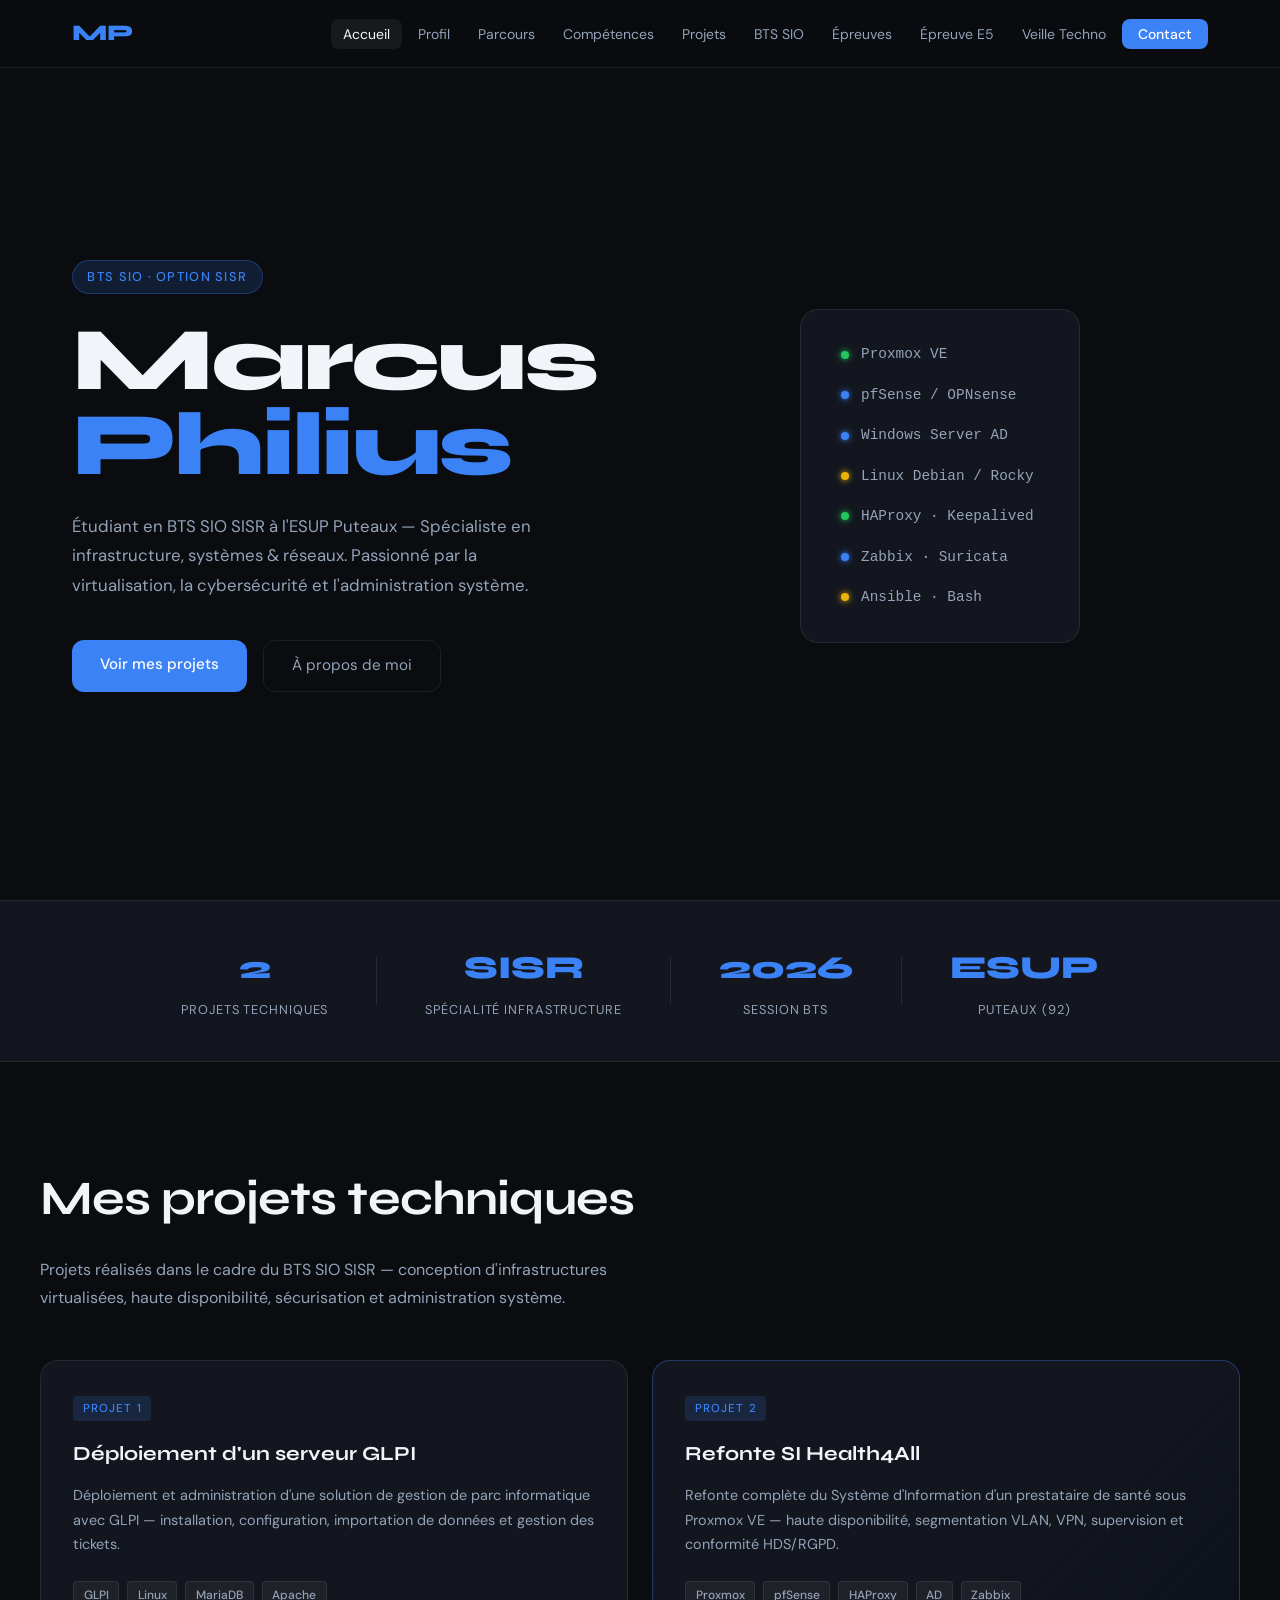
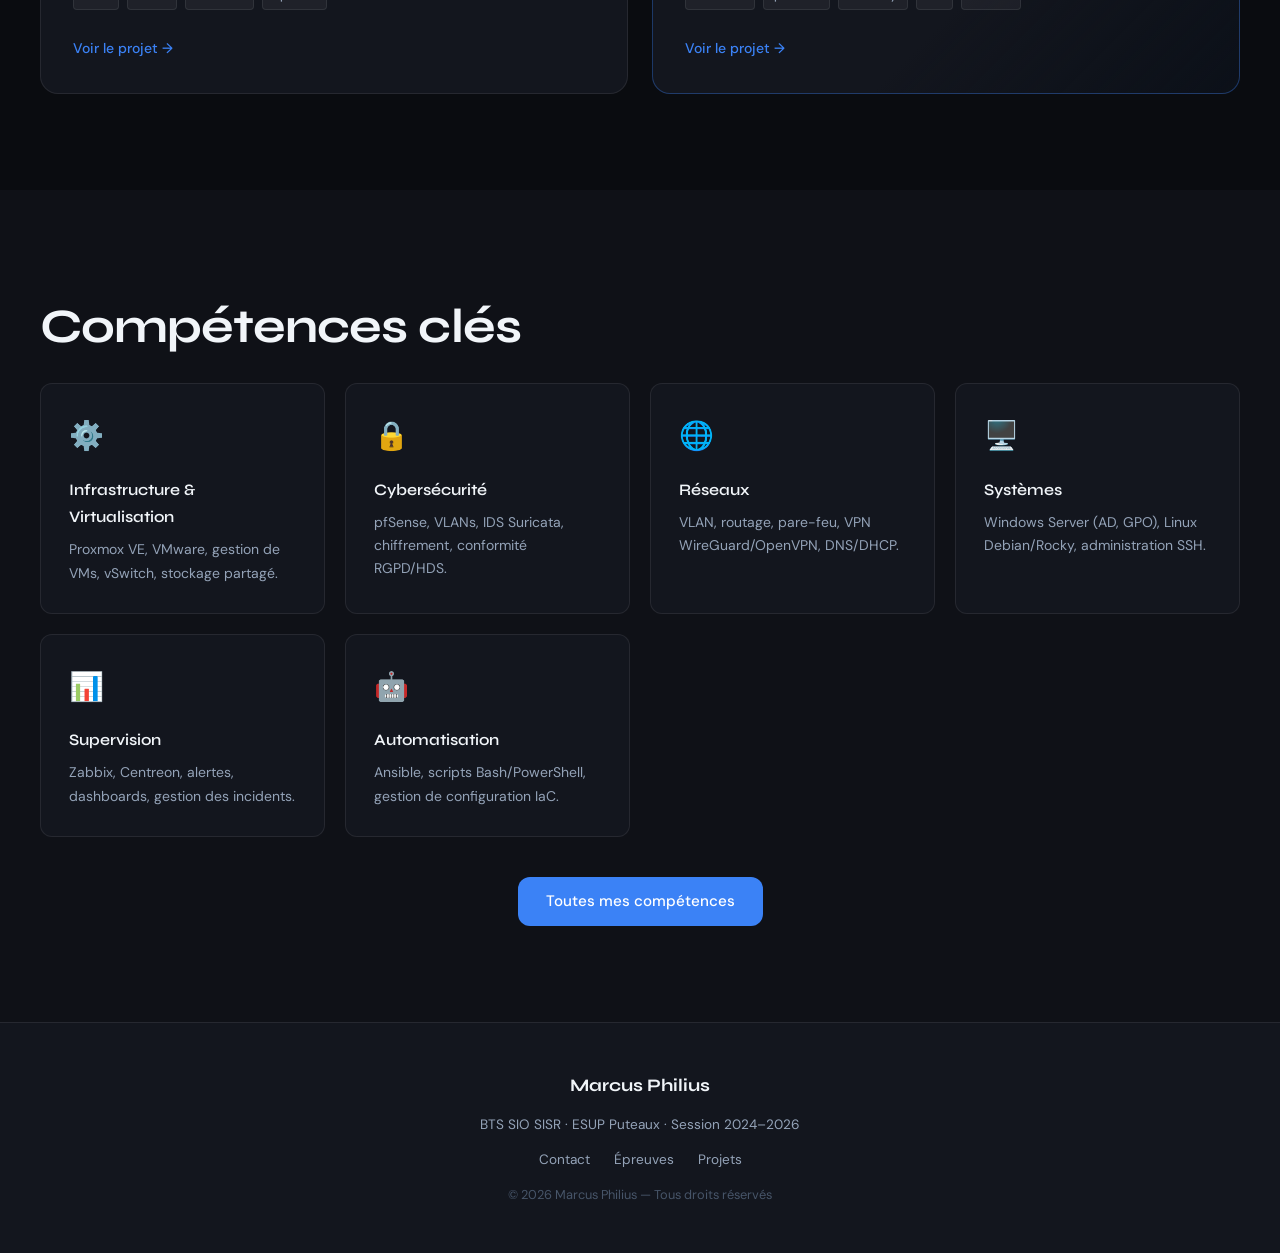
<file: index.html>
<!DOCTYPE html>
<html lang="fr">
<head>
  <meta charset="UTF-8" />
  <meta name="viewport" content="width=device-width, initial-scale=1.0" />
  <title>Marcus Philius — Portfolio BTS SIO SISR</title>
  <link rel="preconnect" href="https://fonts.googleapis.com">
  <link rel="preconnect" href="https://fonts.gstatic.com" crossorigin>
  <link href="https://fonts.googleapis.com/css2?family=Syne:wght@400;600;700;800&family=DM+Sans:wght@300;400;500&display=swap" rel="stylesheet">
  <link rel="stylesheet" href="style.css" />
</head>
<body>

  <!-- NAV -->
  <nav id="navbar">
    <div class="nav-inner">
      <a href="index.html" class="nav-logo">MP</a>
      <ul class="nav-links">
        <li><a href="index.html" class="active">Accueil</a></li>
        <li><a href="profil.html">Profil</a></li>
        <li><a href="parcours.html">Parcours</a></li>
        <li><a href="competences.html">Compétences</a></li>
        <li><a href="projets.html">Projets</a></li>
        <li><a href="btssio.html">BTS SIO</a></li>
        <li><a href="epreuves.html">Épreuves</a></li>
        <li><a href="epreuve-e5.html">Épreuve E5</a></li>
        <li><a href="veille.html">Veille Techno</a></li>
        <li><a href="contact.html" class="nav-cta">Contact</a></li>
      </ul>
      <button class="burger" id="burger">&#9776;</button>
    </div>
  </nav>

  <!-- HERO -->
  <section class="hero">
    <div class="hero-content">
      <span class="hero-tag">BTS SIO · Option SISR</span>
      <h1>Marcus<br><span class="accent">Philius</span></h1>
      <p class="hero-sub">Étudiant en BTS SIO SISR à l'ESUP Puteaux — Spécialiste en infrastructure, systèmes & réseaux. Passionné par la virtualisation, la cybersécurité et l'administration système.</p>
      <div class="hero-btns">
        <a href="projets.html" class="btn-primary">Voir mes projets</a>
        <a href="profil.html" class="btn-secondary">À propos de moi</a>
      </div>
    </div>
    <div class="hero-visual">
      <div class="hero-card">
        <div class="hero-card-line"><span class="dot green"></span> Proxmox VE</div>
        <div class="hero-card-line"><span class="dot blue"></span> pfSense / OPNsense</div>
        <div class="hero-card-line"><span class="dot blue"></span> Windows Server AD</div>
        <div class="hero-card-line"><span class="dot yellow"></span> Linux Debian / Rocky</div>
        <div class="hero-card-line"><span class="dot green"></span> HAProxy · Keepalived</div>
        <div class="hero-card-line"><span class="dot blue"></span> Zabbix · Suricata</div>
        <div class="hero-card-line"><span class="dot yellow"></span> Ansible · Bash</div>
      </div>
    </div>
  </section>

  <!-- ABOUT RAPIDE -->
  <section class="about-strip">
    <div class="about-strip-inner">
      <div class="strip-item">
        <span class="strip-num">2</span>
        <span class="strip-label">Projets techniques</span>
      </div>
      <div class="strip-divider"></div>
      <div class="strip-item">
        <span class="strip-num">SISR</span>
        <span class="strip-label">Spécialité infrastructure</span>
      </div>
      <div class="strip-divider"></div>
      <div class="strip-item">
        <span class="strip-num">2026</span>
        <span class="strip-label">Session BTS</span>
      </div>
      <div class="strip-divider"></div>
      <div class="strip-item">
        <span class="strip-num">ESUP</span>
        <span class="strip-label">Puteaux (92)</span>
      </div>
    </div>
  </section>

  <!-- PROJETS APERCU -->
  <section class="section">
    <div class="container">
      <h2 class="section-title">Mes projets techniques</h2>
      <p class="section-sub">Projets réalisés dans le cadre du BTS SIO SISR — conception d'infrastructures virtualisées, haute disponibilité, sécurisation et administration système.</p>

      <div class="projects-grid">

        <a href="projets.html#glpi" class="project-card">
          <div class="project-tag">Projet 1</div>
          <h3>Déploiement d'un serveur GLPI</h3>
          <p>Déploiement et administration d'une solution de gestion de parc informatique avec GLPI — installation, configuration, importation de données et gestion des tickets.</p>
          <div class="project-techs">
            <span>GLPI</span><span>Linux</span><span>MariaDB</span><span>Apache</span>
          </div>
          <span class="project-link">Voir le projet →</span>
        </a>

        <a href="projets.html#health4all" class="project-card featured">
          <div class="project-tag">Projet 2</div>
          <h3>Refonte SI Health4All</h3>
          <p>Refonte complète du Système d'Information d'un prestataire de santé sous Proxmox VE — haute disponibilité, segmentation VLAN, VPN, supervision et conformité HDS/RGPD.</p>
          <div class="project-techs">
            <span>Proxmox</span><span>pfSense</span><span>HAProxy</span><span>AD</span><span>Zabbix</span>
          </div>
          <span class="project-link">Voir le projet →</span>
        </a>

      </div>
    </div>
  </section>

  <!-- COMPETENCES APERCU -->
  <section class="section bg-alt">
    <div class="container">
      <h2 class="section-title">Compétences clés</h2>
      <div class="skills-grid">
        <div class="skill-card">
          <div class="skill-icon">⚙️</div>
          <h4>Infrastructure & Virtualisation</h4>
          <p>Proxmox VE, VMware, gestion de VMs, vSwitch, stockage partagé.</p>
        </div>
        <div class="skill-card">
          <div class="skill-icon">🔒</div>
          <h4>Cybersécurité</h4>
          <p>pfSense, VLANs, IDS Suricata, chiffrement, conformité RGPD/HDS.</p>
        </div>
        <div class="skill-card">
          <div class="skill-icon">🌐</div>
          <h4>Réseaux</h4>
          <p>VLAN, routage, pare-feu, VPN WireGuard/OpenVPN, DNS/DHCP.</p>
        </div>
        <div class="skill-card">
          <div class="skill-icon">🖥️</div>
          <h4>Systèmes</h4>
          <p>Windows Server (AD, GPO), Linux Debian/Rocky, administration SSH.</p>
        </div>
        <div class="skill-card">
          <div class="skill-icon">📊</div>
          <h4>Supervision</h4>
          <p>Zabbix, Centreon, alertes, dashboards, gestion des incidents.</p>
        </div>
        <div class="skill-card">
          <div class="skill-icon">🤖</div>
          <h4>Automatisation</h4>
          <p>Ansible, scripts Bash/PowerShell, gestion de configuration IaC.</p>
        </div>
      </div>
      <div style="text-align:center; margin-top:2.5rem;">
        <a href="competences.html" class="btn-primary">Toutes mes compétences</a>
      </div>
    </div>
  </section>

  <!-- FOOTER -->
  <footer>
    <div class="footer-inner">
      <p class="footer-name">Marcus Philius</p>
      <p class="footer-sub">BTS SIO SISR · ESUP Puteaux · Session 2024–2026</p>
      <div class="footer-links">
        <a href="contact.html">Contact</a>
        <a href="epreuves.html">Épreuves</a>
        <a href="projets.html">Projets</a>
      </div>
      <p class="footer-copy">© 2026 Marcus Philius — Tous droits réservés</p>
    </div>
  </footer>

  <script src="main.js"></script>
</body>
</html>
</file>
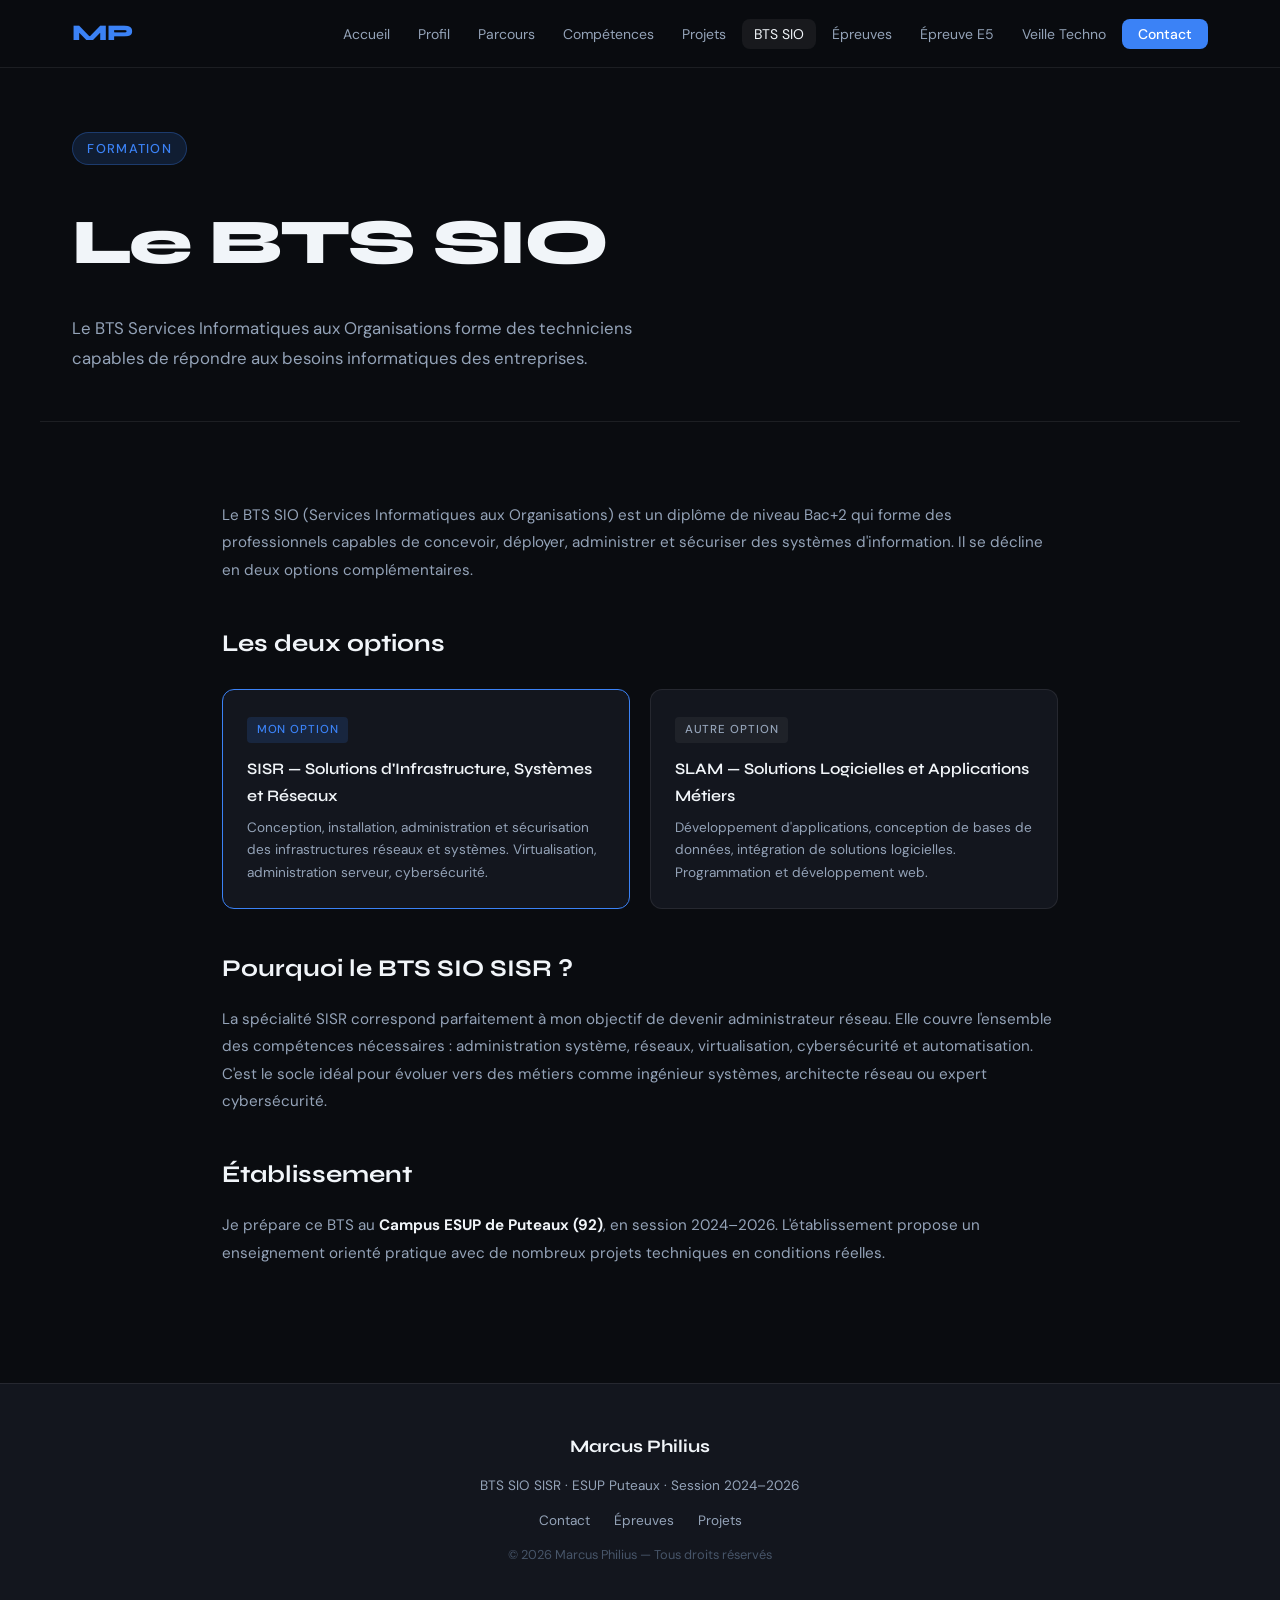
<file: btssio.html>
<!DOCTYPE html>
<html lang="fr">
<head>
  <meta charset="UTF-8" /><meta name="viewport" content="width=device-width, initial-scale=1.0" />
  <title>BTS SIO — Marcus Philius</title>
  <link rel="preconnect" href="https://fonts.googleapis.com">
  <link rel="preconnect" href="https://fonts.gstatic.com" crossorigin>
  <link href="https://fonts.googleapis.com/css2?family=Syne:wght@400;600;700;800&family=DM+Sans:wght@300;400;500&display=swap" rel="stylesheet">
  <link rel="stylesheet" href="style.css" />
</head>
<body>
  <nav id="navbar">
    <div class="nav-inner">
      <a href="index.html" class="nav-logo">MP</a>
      <ul class="nav-links">
        <li><a href="index.html">Accueil</a></li>
        <li><a href="profil.html">Profil</a></li>
        <li><a href="parcours.html">Parcours</a></li>
        <li><a href="competences.html">Compétences</a></li>
        <li><a href="projets.html">Projets</a></li>
        <li><a href="btssio.html" class="active">BTS SIO</a></li>
        <li><a href="epreuves.html">Épreuves</a></li>
        <li><a href="epreuve-e5.html">Épreuve E5</a></li>
        <li><a href="veille.html">Veille Techno</a></li>
        <li><a href="contact.html" class="nav-cta">Contact</a></li>
      </ul>
      <button class="burger" id="burger">&#9776;</button>
    </div>
  </nav>
  <div class="page-header">
    <span class="hero-tag">Formation</span>
    <h1>Le BTS SIO</h1>
    <p>Le BTS Services Informatiques aux Organisations forme des techniciens capables de répondre aux besoins informatiques des entreprises.</p>
  </div>
  <div class="btssio-content">
    <p>Le BTS SIO (Services Informatiques aux Organisations) est un diplôme de niveau Bac+2 qui forme des professionnels capables de concevoir, déployer, administrer et sécuriser des systèmes d'information. Il se décline en deux options complémentaires.</p>
    <h2>Les deux options</h2>
    <div class="option-cards">
      <div class="option-card active">
        <div class="badge">Mon option</div>
        <h4>SISR — Solutions d'Infrastructure, Systèmes et Réseaux</h4>
        <p>Conception, installation, administration et sécurisation des infrastructures réseaux et systèmes. Virtualisation, administration serveur, cybersécurité.</p>
      </div>
      <div class="option-card">
        <div class="badge" style="color: var(--text-muted); background: rgba(255,255,255,0.05);">Autre option</div>
        <h4>SLAM — Solutions Logicielles et Applications Métiers</h4>
        <p>Développement d'applications, conception de bases de données, intégration de solutions logicielles. Programmation et développement web.</p>
      </div>
    </div>
    <h2>Pourquoi le BTS SIO SISR ?</h2>
    <p>La spécialité SISR correspond parfaitement à mon objectif de devenir administrateur réseau. Elle couvre l'ensemble des compétences nécessaires : administration système, réseaux, virtualisation, cybersécurité et automatisation. C'est le socle idéal pour évoluer vers des métiers comme ingénieur systèmes, architecte réseau ou expert cybersécurité.</p>
    <h2>Établissement</h2>
    <p>Je prépare ce BTS au <strong style="color: var(--text);">Campus ESUP de Puteaux (92)</strong>, en session 2024–2026. L'établissement propose un enseignement orienté pratique avec de nombreux projets techniques en conditions réelles.</p>
  </div>
  <footer>
    <div class="footer-inner">
      <p class="footer-name">Marcus Philius</p>
      <p class="footer-sub">BTS SIO SISR · ESUP Puteaux · Session 2024–2026</p>
      <div class="footer-links"><a href="contact.html">Contact</a><a href="epreuves.html">Épreuves</a><a href="projets.html">Projets</a></div>
      <p class="footer-copy">© 2026 Marcus Philius — Tous droits réservés</p>
    </div>
  </footer>
  <script src="main.js"></script>
</body>
</html>
</file>
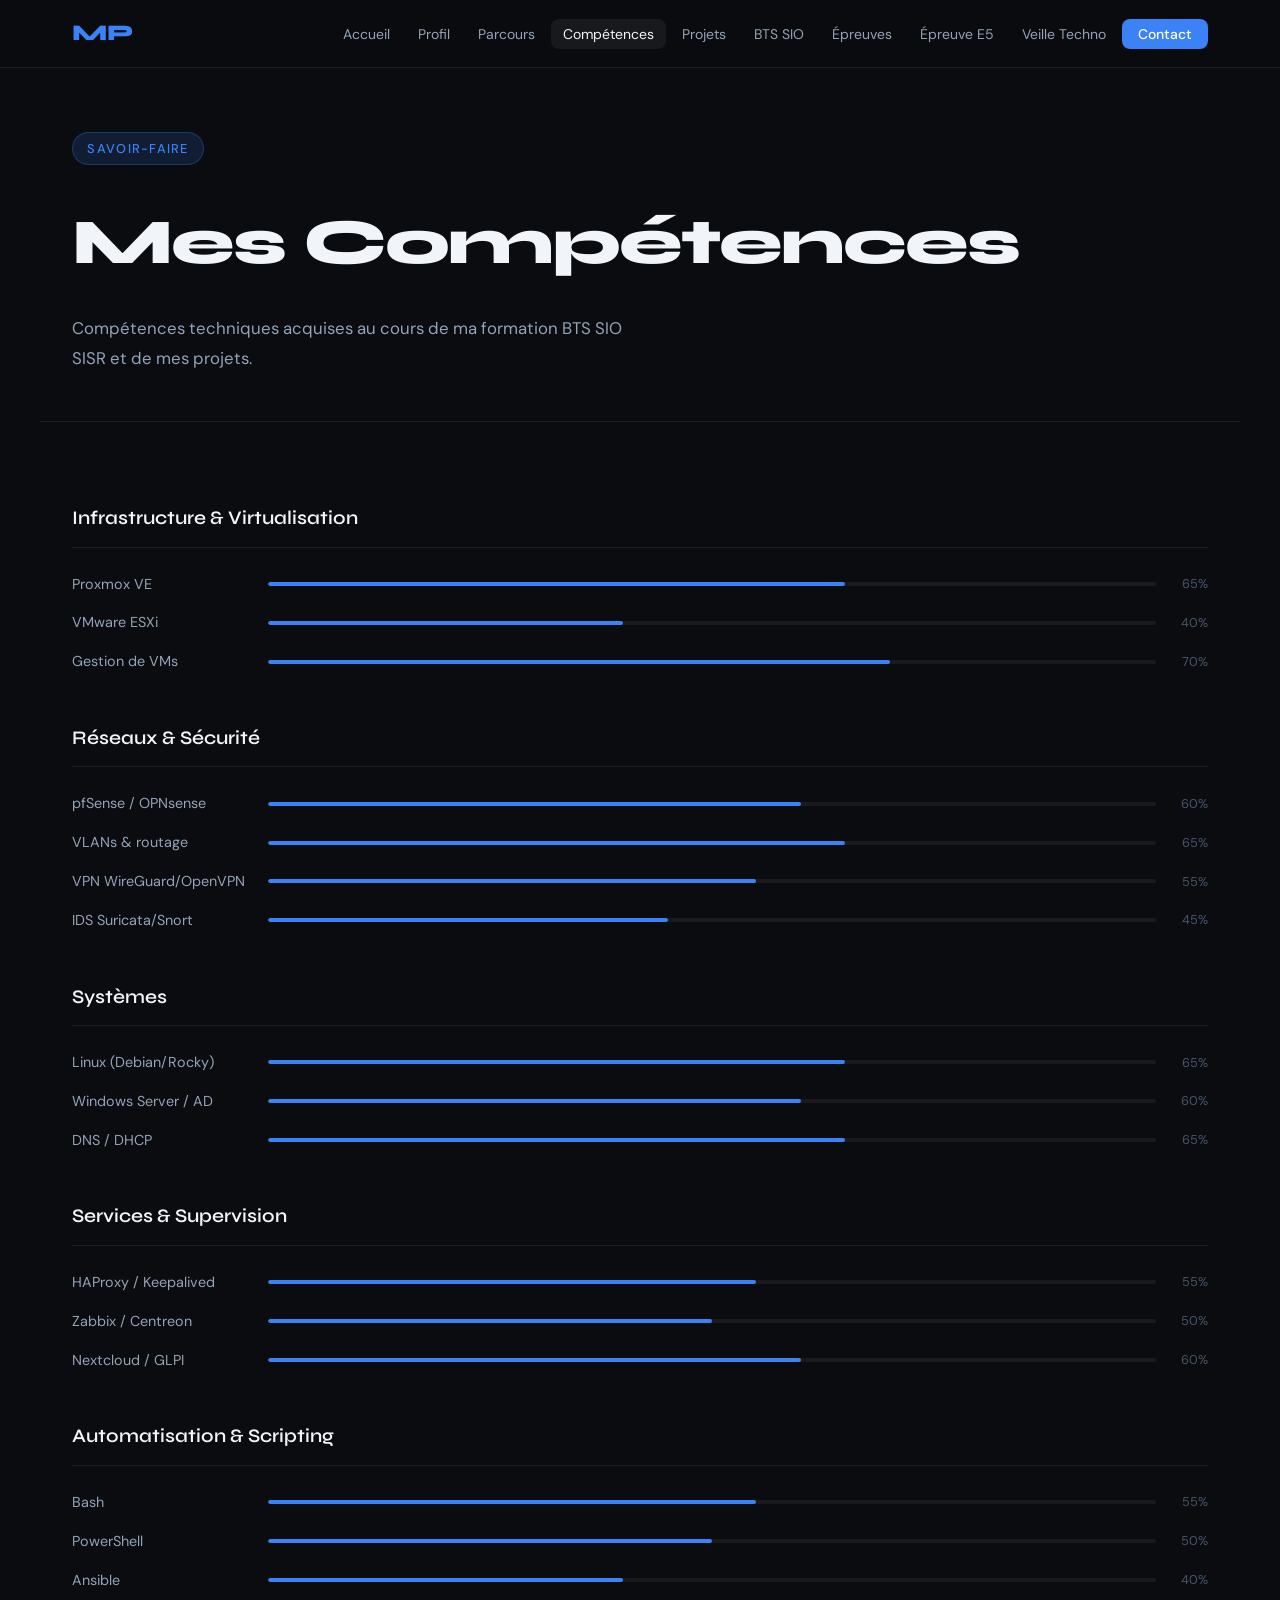
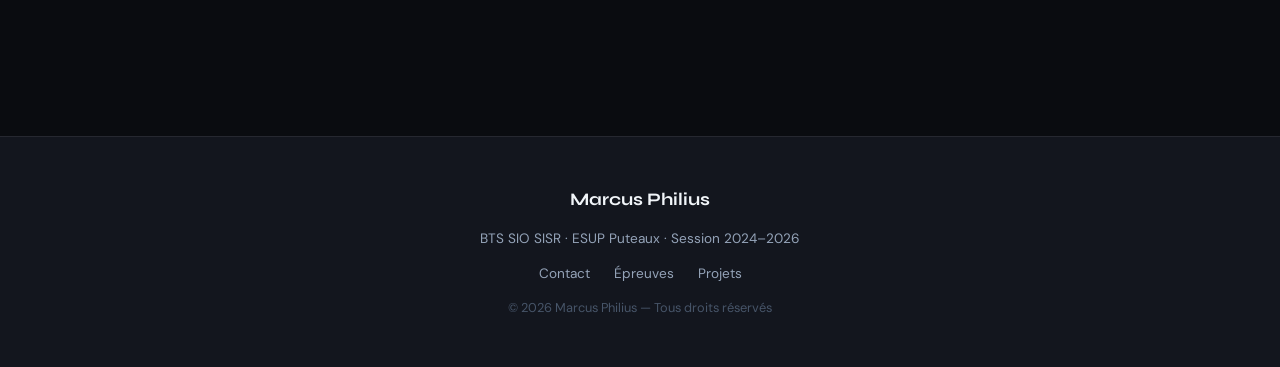
<file: competences.html>
<!DOCTYPE html>
<html lang="fr">
<head>
  <meta charset="UTF-8" />
  <meta name="viewport" content="width=device-width, initial-scale=1.0" />
  <title>Compétences — Marcus Philius</title>
  <link rel="preconnect" href="https://fonts.googleapis.com">
  <link rel="preconnect" href="https://fonts.gstatic.com" crossorigin>
  <link href="https://fonts.googleapis.com/css2?family=Syne:wght@400;600;700;800&family=DM+Sans:wght@300;400;500&display=swap" rel="stylesheet">
  <link rel="stylesheet" href="style.css" />
</head>
<body>
  <nav id="navbar">
    <div class="nav-inner">
      <a href="index.html" class="nav-logo">MP</a>
      <ul class="nav-links">
        <li><a href="index.html">Accueil</a></li>
        <li><a href="profil.html">Profil</a></li>
        <li><a href="parcours.html">Parcours</a></li>
        <li><a href="competences.html" class="active">Compétences</a></li>
        <li><a href="projets.html">Projets</a></li>
        <li><a href="btssio.html">BTS SIO</a></li>
        <li><a href="epreuves.html">Épreuves</a></li>
        <li><a href="epreuve-e5.html">Épreuve E5</a></li>
        <li><a href="veille.html">Veille Techno</a></li>
        <li><a href="contact.html" class="nav-cta">Contact</a></li>
      </ul>
      <button class="burger" id="burger">&#9776;</button>
    </div>
  </nav>

  <div class="page-header">
    <span class="hero-tag">Savoir-faire</span>
    <h1>Mes Compétences</h1>
    <p>Compétences techniques acquises au cours de ma formation BTS SIO SISR et de mes projets.</p>
  </div>

  <div class="comp-section">

    <div class="comp-category">
      <h3>Infrastructure & Virtualisation</h3>
      <div class="comp-list">
        <div class="comp-item">
          <span class="comp-name">Proxmox VE</span>
          <div class="comp-bar-wrap"><div class="comp-bar" style="width: 65%"></div></div>
          <span class="comp-pct">65%</span>
        </div>
        <div class="comp-item">
          <span class="comp-name">VMware ESXi</span>
          <div class="comp-bar-wrap"><div class="comp-bar" style="width: 40%"></div></div>
          <span class="comp-pct">40%</span>
        </div>
        <div class="comp-item">
          <span class="comp-name">Gestion de VMs</span>
          <div class="comp-bar-wrap"><div class="comp-bar" style="width: 70%"></div></div>
          <span class="comp-pct">70%</span>
        </div>
      </div>
    </div>

    <div class="comp-category">
      <h3>Réseaux & Sécurité</h3>
      <div class="comp-list">
        <div class="comp-item">
          <span class="comp-name">pfSense / OPNsense</span>
          <div class="comp-bar-wrap"><div class="comp-bar" style="width: 60%"></div></div>
          <span class="comp-pct">60%</span>
        </div>
        <div class="comp-item">
          <span class="comp-name">VLANs & routage</span>
          <div class="comp-bar-wrap"><div class="comp-bar" style="width: 65%"></div></div>
          <span class="comp-pct">65%</span>
        </div>
        <div class="comp-item">
          <span class="comp-name">VPN WireGuard/OpenVPN</span>
          <div class="comp-bar-wrap"><div class="comp-bar" style="width: 55%"></div></div>
          <span class="comp-pct">55%</span>
        </div>
        <div class="comp-item">
          <span class="comp-name">IDS Suricata/Snort</span>
          <div class="comp-bar-wrap"><div class="comp-bar" style="width: 45%"></div></div>
          <span class="comp-pct">45%</span>
        </div>
      </div>
    </div>

    <div class="comp-category">
      <h3>Systèmes</h3>
      <div class="comp-list">
        <div class="comp-item">
          <span class="comp-name">Linux (Debian/Rocky)</span>
          <div class="comp-bar-wrap"><div class="comp-bar" style="width: 65%"></div></div>
          <span class="comp-pct">65%</span>
        </div>
        <div class="comp-item">
          <span class="comp-name">Windows Server / AD</span>
          <div class="comp-bar-wrap"><div class="comp-bar" style="width: 60%"></div></div>
          <span class="comp-pct">60%</span>
        </div>
        <div class="comp-item">
          <span class="comp-name">DNS / DHCP</span>
          <div class="comp-bar-wrap"><div class="comp-bar" style="width: 65%"></div></div>
          <span class="comp-pct">65%</span>
        </div>
      </div>
    </div>

    <div class="comp-category">
      <h3>Services & Supervision</h3>
      <div class="comp-list">
        <div class="comp-item">
          <span class="comp-name">HAProxy / Keepalived</span>
          <div class="comp-bar-wrap"><div class="comp-bar" style="width: 55%"></div></div>
          <span class="comp-pct">55%</span>
        </div>
        <div class="comp-item">
          <span class="comp-name">Zabbix / Centreon</span>
          <div class="comp-bar-wrap"><div class="comp-bar" style="width: 50%"></div></div>
          <span class="comp-pct">50%</span>
        </div>
        <div class="comp-item">
          <span class="comp-name">Nextcloud / GLPI</span>
          <div class="comp-bar-wrap"><div class="comp-bar" style="width: 60%"></div></div>
          <span class="comp-pct">60%</span>
        </div>
      </div>
    </div>

    <div class="comp-category">
      <h3>Automatisation & Scripting</h3>
      <div class="comp-list">
        <div class="comp-item">
          <span class="comp-name">Bash</span>
          <div class="comp-bar-wrap"><div class="comp-bar" style="width: 55%"></div></div>
          <span class="comp-pct">55%</span>
        </div>
        <div class="comp-item">
          <span class="comp-name">PowerShell</span>
          <div class="comp-bar-wrap"><div class="comp-bar" style="width: 50%"></div></div>
          <span class="comp-pct">50%</span>
        </div>
        <div class="comp-item">
          <span class="comp-name">Ansible</span>
          <div class="comp-bar-wrap"><div class="comp-bar" style="width: 40%"></div></div>
          <span class="comp-pct">40%</span>
        </div>
      </div>
    </div>

  </div>

  <footer>
    <div class="footer-inner">
      <p class="footer-name">Marcus Philius</p>
      <p class="footer-sub">BTS SIO SISR · ESUP Puteaux · Session 2024–2026</p>
      <div class="footer-links">
        <a href="contact.html">Contact</a>
        <a href="epreuves.html">Épreuves</a>
        <a href="projets.html">Projets</a>
      </div>
      <p class="footer-copy">© 2026 Marcus Philius — Tous droits réservés</p>
    </div>
  </footer>
  <script src="main.js"></script>
</body>
</html>
</file>
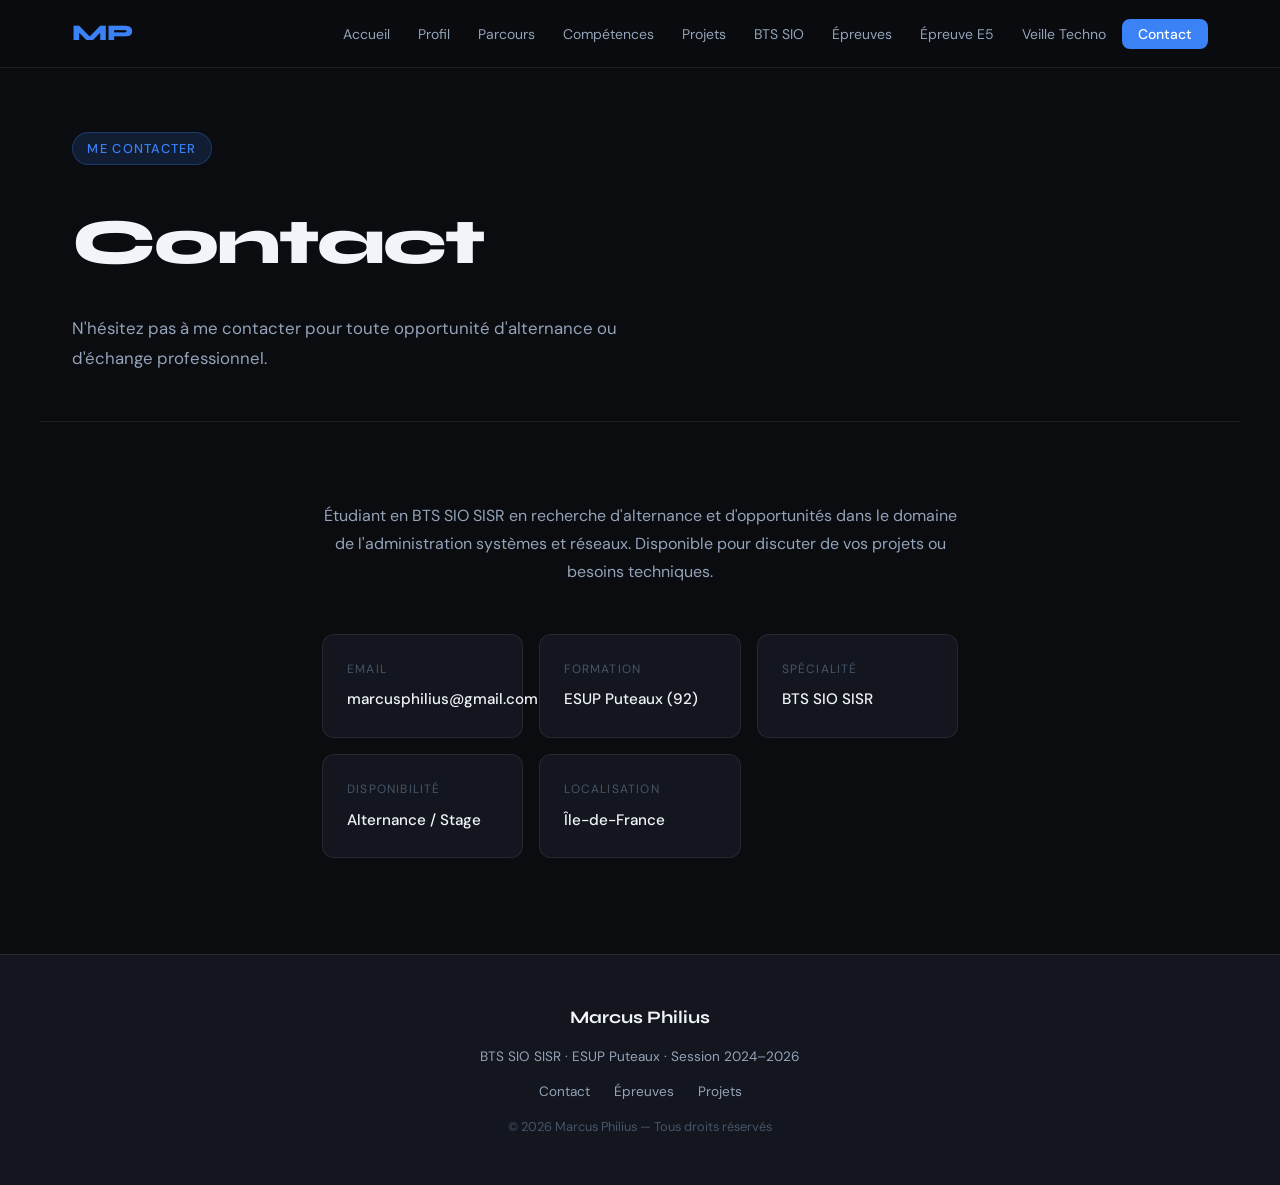
<file: contact.html>
<!DOCTYPE html>
<html lang="fr">
<head>
  <meta charset="UTF-8" />
  <meta name="viewport" content="width=device-width, initial-scale=1.0" />
  <title>Contact — Marcus Philius</title>
  <link rel="preconnect" href="https://fonts.googleapis.com">
  <link rel="preconnect" href="https://fonts.gstatic.com" crossorigin>
  <link href="https://fonts.googleapis.com/css2?family=Syne:wght@400;600;700;800&family=DM+Sans:wght@300;400;500&display=swap" rel="stylesheet">
  <link rel="stylesheet" href="style.css" />
</head>
<body>
  <nav id="navbar">
    <div class="nav-inner">
      <a href="index.html" class="nav-logo">MP</a>
      <ul class="nav-links">
        <li><a href="index.html">Accueil</a></li>
        <li><a href="profil.html">Profil</a></li>
        <li><a href="parcours.html">Parcours</a></li>
        <li><a href="competences.html">Compétences</a></li>
        <li><a href="projets.html">Projets</a></li>
        <li><a href="btssio.html">BTS SIO</a></li>
        <li><a href="epreuves.html">Épreuves</a></li>
        <li><a href="epreuve-e5.html">Épreuve E5</a></li>
        <li><a href="veille.html">Veille Techno</a></li>
        <li><a href="contact.html" class="active nav-cta">Contact</a></li>
      </ul>
      <button class="burger" id="burger">&#9776;</button>
    </div>
  </nav>

  <div class="page-header">
    <span class="hero-tag">Me contacter</span>
    <h1>Contact</h1>
    <p>N'hésitez pas à me contacter pour toute opportunité d'alternance ou d'échange professionnel.</p>
  </div>

  <div class="contact-wrap">
    <p>Étudiant en BTS SIO SISR en recherche d'alternance et d'opportunités dans le domaine de l'administration systèmes et réseaux. Disponible pour discuter de vos projets ou besoins techniques.</p>

    <div class="contact-cards">
      <div class="contact-card">
        <div class="c-label">Email</div>
        <div class="c-val"><a href="mailto:marcusphilius@gmail.com" style="color:inherit;text-decoration:none;">marcusphilius@gmail.com</a></div>
      </div>
      <div class="contact-card">
        <div class="c-label">Formation</div>
        <div class="c-val">ESUP Puteaux (92)</div>
      </div>
      <div class="contact-card">
        <div class="c-label">Spécialité</div>
        <div class="c-val">BTS SIO SISR</div>
      </div>
      <div class="contact-card">
        <div class="c-label">Disponibilité</div>
        <div class="c-val">Alternance / Stage</div>
      </div>
      <div class="contact-card">
        <div class="c-label">Localisation</div>
        <div class="c-val">Île-de-France</div>
      </div>
    </div>
  </div>

  <footer>
    <div class="footer-inner">
      <p class="footer-name">Marcus Philius</p>
      <p class="footer-sub">BTS SIO SISR · ESUP Puteaux · Session 2024–2026</p>
      <div class="footer-links">
        <a href="contact.html">Contact</a>
        <a href="epreuves.html">Épreuves</a>
        <a href="projets.html">Projets</a>
      </div>
      <p class="footer-copy">© 2026 Marcus Philius — Tous droits réservés</p>
    </div>
  </footer>
  <script src="main.js"></script>
</body>
</html>
</file>
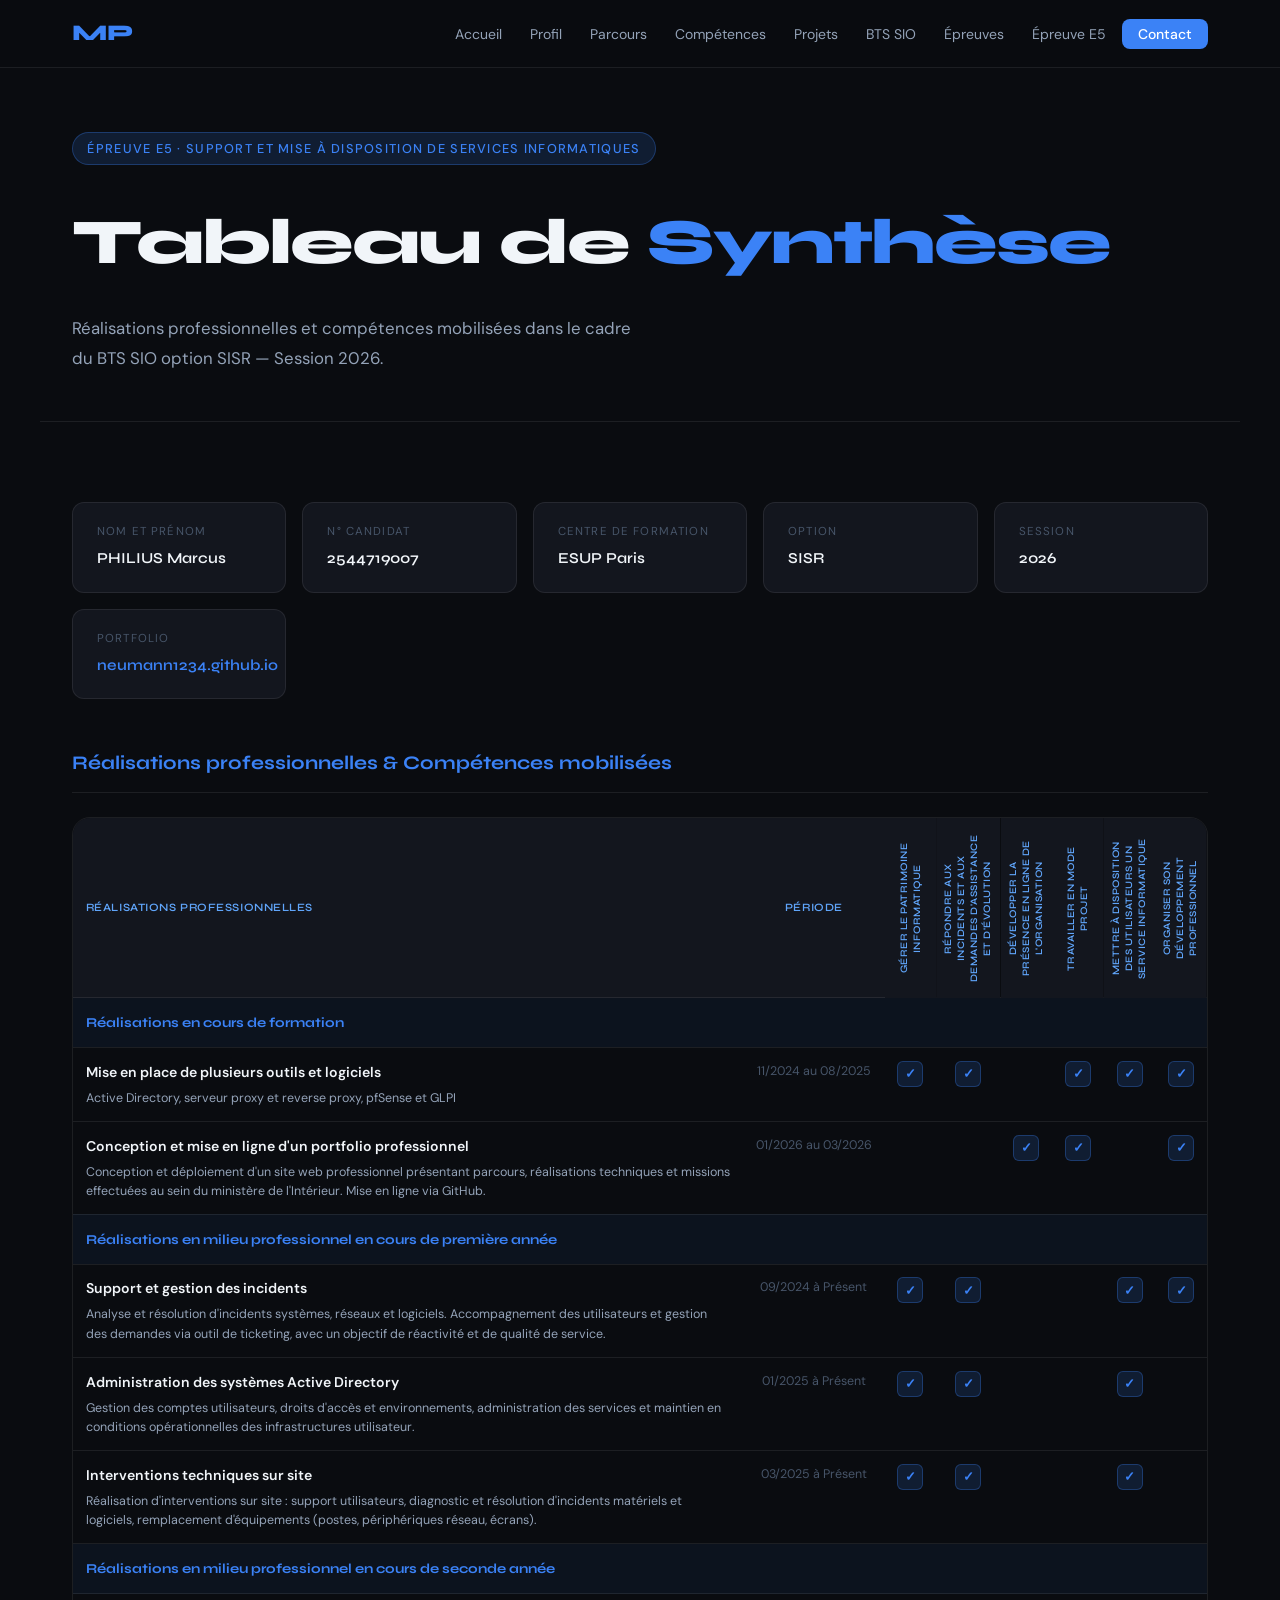
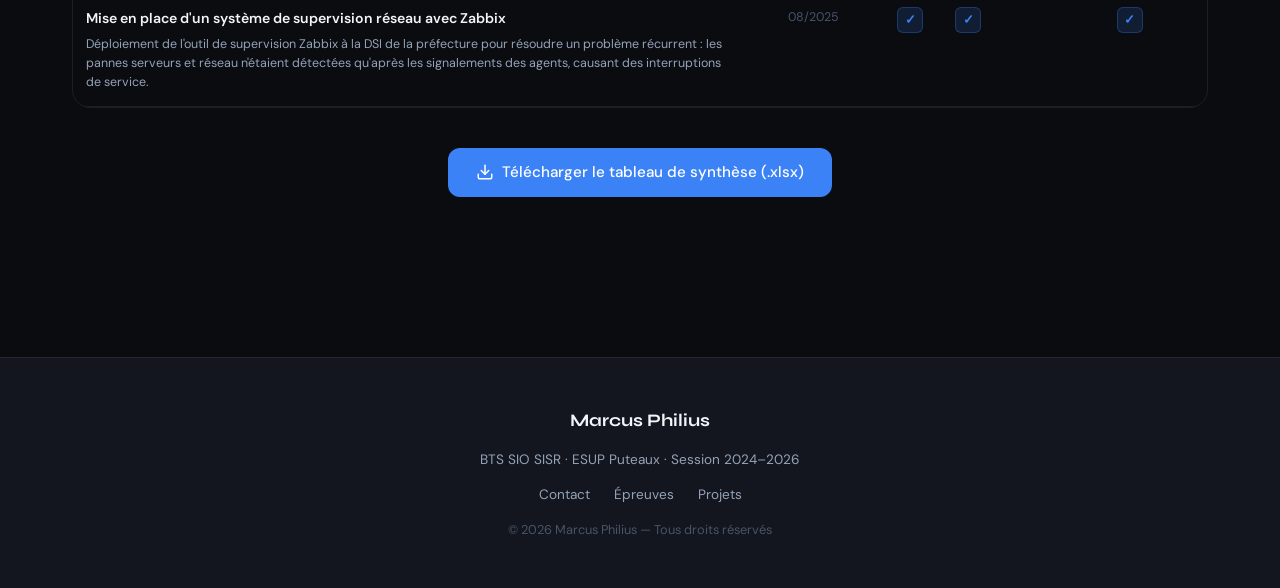
<file: epreuve-E5.html>
<!DOCTYPE html>
<html lang="fr">
<head>
  <meta charset="UTF-8" />
  <meta name="viewport" content="width=device-width, initial-scale=1.0" />
  <title>Épreuve E5 — Marcus Philius</title>
  <link rel="preconnect" href="https://fonts.googleapis.com">
  <link rel="preconnect" href="https://fonts.gstatic.com" crossorigin>
  <link href="https://fonts.googleapis.com/css2?family=Syne:wght@400;600;700;800&family=DM+Sans:wght@300;400;500&display=swap" rel="stylesheet">
  <link rel="stylesheet" href="style.css" />
  <style>
    .e5-info-grid {
      display: grid;
      grid-template-columns: repeat(auto-fit, minmax(200px, 1fr));
      gap: 1rem;
      margin-bottom: 3rem;
    }
    .e5-info-card {
      background: var(--bg-card);
      border: 1px solid var(--border);
      border-radius: var(--radius);
      padding: 1.2rem 1.5rem;
      transition: border-color 0.2s;
    }
    .e5-info-card:hover { border-color: var(--border-hover); }
    .e5-info-card .label {
      font-size: 0.72rem;
      text-transform: uppercase;
      letter-spacing: 0.1em;
      color: var(--text-faint);
      margin-bottom: 0.3rem;
    }
    .e5-info-card .value {
      font-family: var(--font-display);
      font-weight: 600;
      color: var(--text);
      font-size: 0.95rem;
    }
    .e5-info-card .value a {
      color: var(--accent);
      transition: color 0.2s;
    }
    .e5-info-card .value a:hover { color: var(--accent-light); }

    .e5-section-title {
      font-family: var(--font-display);
      font-size: 1.2rem;
      font-weight: 700;
      color: var(--accent);
      margin-bottom: 1.5rem;
      padding-bottom: 0.75rem;
      border-bottom: 1px solid var(--border);
    }

    .e5-table-wrapper {
      overflow-x: auto;
      border-radius: var(--radius-lg);
      border: 1px solid var(--border);
      margin-bottom: 2rem;
    }
    .e5-table {
      width: 100%;
      border-collapse: collapse;
      font-size: 0.85rem;
      min-width: 950px;
    }
    .e5-table thead th {
      background: var(--bg-card);
      color: var(--accent-light);
      font-family: var(--font-display);
      font-weight: 600;
      font-size: 0.7rem;
      text-transform: uppercase;
      letter-spacing: 0.05em;
      padding: 0.9rem 0.8rem;
      text-align: center;
      border-bottom: 1px solid var(--border);
    }
    .e5-table thead th:first-child {
      text-align: left;
      min-width: 300px;
    }
    .e5-table thead th:nth-child(2) {
      min-width: 120px;
    }
    .e5-table thead th.comp-header {
      writing-mode: vertical-rl;
      text-orientation: mixed;
      transform: rotate(180deg);
      min-width: 50px;
      max-width: 65px;
      padding: 1rem 0.4rem;
      font-size: 0.62rem;
      line-height: 1.3;
      height: 180px;
    }
    .e5-table tbody td {
      padding: 0.8rem;
      border-bottom: 1px solid var(--border);
      color: var(--text-muted);
      vertical-align: top;
    }
    .e5-table tbody td:first-child { color: var(--text); }
    .e5-table tbody td:nth-child(2) {
      text-align: center;
      font-size: 0.78rem;
      white-space: nowrap;
      color: var(--text-faint);
    }
    .e5-table tbody tr:hover { background: rgba(255,255,255,0.02); }

    .section-row td {
      background: rgba(59,130,246,0.06) !important;
      font-family: var(--font-display);
      font-weight: 700 !important;
      color: var(--accent) !important;
      font-size: 0.85rem;
      padding: 0.7rem 0.8rem;
    }
    .comp-cell { text-align: center; }

    .e5-check {
      display: inline-flex;
      align-items: center;
      justify-content: center;
      width: 26px;
      height: 26px;
      border-radius: 6px;
      background: var(--accent-glow);
      border: 1px solid rgba(59,130,246,0.3);
      color: var(--accent);
      font-weight: 700;
      font-size: 0.8rem;
    }
    .e5-empty { display: inline-block; width: 26px; height: 26px; }

    .real-title {
      font-weight: 600;
      color: var(--text);
      margin-bottom: 0.25rem;
      font-size: 0.88rem;
    }
    .real-desc {
      color: var(--text-muted);
      font-size: 0.78rem;
      line-height: 1.55;
    }

    .e5-download {
      text-align: center;
      margin: 2.5rem 0 4rem;
    }
    .e5-download a {
      display: inline-flex;
      align-items: center;
      gap: 0.5rem;
      padding: 0.75rem 1.75rem;
      background: var(--accent);
      color: #fff;
      border-radius: var(--radius);
      font-family: var(--font-body);
      font-weight: 500;
      font-size: 0.95rem;
      transition: background 0.2s, transform 0.15s;
    }
    .e5-download a:hover {
      background: var(--accent-light);
      transform: translateY(-2px);
    }

    @media (max-width: 768px) {
      .e5-info-grid { grid-template-columns: 1fr 1fr; }
      .e5-table { font-size: 0.76rem; }
    }
  </style>
</head>
<body>

  <!-- NAV -->
  <nav id="navbar">
    <div class="nav-inner">
      <a href="index.html" class="nav-logo">MP</a>
      <ul class="nav-links">
        <li><a href="index.html">Accueil</a></li>
        <li><a href="profil.html">Profil</a></li>
        <li><a href="parcours.html">Parcours</a></li>
        <li><a href="competences.html">Compétences</a></li>
        <li><a href="projets.html">Projets</a></li>
        <li><a href="btssio.html">BTS SIO</a></li>
        <li><a href="epreuves.html">Épreuves</a></li>
        <li><a href="epreuve-e5.html" class="active">Épreuve E5</a></li>
        <li><a href="contact.html" class="nav-cta">Contact</a></li>
      </ul>
      <button class="burger" id="burger">&#9776;</button>
    </div>
  </nav>

  <!-- HEADER -->
  <div class="page-header">
    <span class="hero-tag" style="margin-bottom:1.5rem;">Épreuve E5 · Support et mise à disposition de services informatiques</span>
    <h1>Tableau de <span class="accent">Synthèse</span></h1>
    <p>Réalisations professionnelles et compétences mobilisées dans le cadre du BTS SIO option SISR — Session 2026.</p>
  </div>

  <!-- CONTENU -->
  <div class="comp-section">

    <!-- INFOS CANDIDAT -->
    <div class="e5-info-grid">
      <div class="e5-info-card">
        <div class="label">Nom et prénom</div>
        <div class="value">PHILIUS Marcus</div>
      </div>
      <div class="e5-info-card">
        <div class="label">N° Candidat</div>
        <div class="value">2544719007</div>
      </div>
      <div class="e5-info-card">
        <div class="label">Centre de formation</div>
        <div class="value">ESUP Paris</div>
      </div>
      <div class="e5-info-card">
        <div class="label">Option</div>
        <div class="value">SISR</div>
      </div>
      <div class="e5-info-card">
        <div class="label">Session</div>
        <div class="value">2026</div>
      </div>
      <div class="e5-info-card">
        <div class="label">Portfolio</div>
        <div class="value"><a href="https://neumann1234.github.io/portfolio/profil.html">neumann1234.github.io</a></div>
      </div>
    </div>

    <!-- TABLEAU -->
    <div class="e5-section-title">Réalisations professionnelles & Compétences mobilisées</div>

    <div class="e5-table-wrapper">
      <table class="e5-table">
        <thead>
          <tr>
            <th>Réalisations professionnelles</th>
            <th>Période</th>
            <th class="comp-header">Gérer le patrimoine informatique</th>
            <th class="comp-header">Répondre aux incidents et aux demandes d'assistance et d'évolution</th>
            <th class="comp-header">Développer la présence en ligne de l'organisation</th>
            <th class="comp-header">Travailler en mode projet</th>
            <th class="comp-header">Mettre à disposition des utilisateurs un service informatique</th>
            <th class="comp-header">Organiser son développement professionnel</th>
          </tr>
        </thead>
        <tbody>

          <!-- FORMATION -->
          <tr class="section-row">
            <td colspan="8">Réalisations en cours de formation</td>
          </tr>
          <tr>
            <td>
              <div class="real-title">Mise en place de plusieurs outils et logiciels</div>
              <div class="real-desc">Active Directory, serveur proxy et reverse proxy, pfSense et GLPI</div>
            </td>
            <td>11/2024 au 08/2025</td>
            <td class="comp-cell"><span class="e5-check">✓</span></td>
            <td class="comp-cell"><span class="e5-check">✓</span></td>
            <td class="comp-cell"><span class="e5-empty"></span></td>
            <td class="comp-cell"><span class="e5-check">✓</span></td>
            <td class="comp-cell"><span class="e5-check">✓</span></td>
            <td class="comp-cell"><span class="e5-check">✓</span></td>
          </tr>
          <tr>
            <td>
              <div class="real-title">Conception et mise en ligne d'un portfolio professionnel</div>
              <div class="real-desc">Conception et déploiement d'un site web professionnel présentant parcours, réalisations techniques et missions effectuées au sein du ministère de l'Intérieur. Mise en ligne via GitHub.</div>
            </td>
            <td>01/2026 au 03/2026</td>
            <td class="comp-cell"><span class="e5-empty"></span></td>
            <td class="comp-cell"><span class="e5-empty"></span></td>
            <td class="comp-cell"><span class="e5-check">✓</span></td>
            <td class="comp-cell"><span class="e5-check">✓</span></td>
            <td class="comp-cell"><span class="e5-empty"></span></td>
            <td class="comp-cell"><span class="e5-check">✓</span></td>
          </tr>

          <!-- 1ERE ANNEE -->
          <tr class="section-row">
            <td colspan="8">Réalisations en milieu professionnel en cours de première année</td>
          </tr>
          <tr>
            <td>
              <div class="real-title">Support et gestion des incidents</div>
              <div class="real-desc">Analyse et résolution d'incidents systèmes, réseaux et logiciels. Accompagnement des utilisateurs et gestion des demandes via outil de ticketing, avec un objectif de réactivité et de qualité de service.</div>
            </td>
            <td>09/2024 à Présent</td>
            <td class="comp-cell"><span class="e5-check">✓</span></td>
            <td class="comp-cell"><span class="e5-check">✓</span></td>
            <td class="comp-cell"><span class="e5-empty"></span></td>
            <td class="comp-cell"><span class="e5-empty"></span></td>
            <td class="comp-cell"><span class="e5-check">✓</span></td>
            <td class="comp-cell"><span class="e5-check">✓</span></td>
          </tr>
          <tr>
            <td>
              <div class="real-title">Administration des systèmes Active Directory</div>
              <div class="real-desc">Gestion des comptes utilisateurs, droits d'accès et environnements, administration des services et maintien en conditions opérationnelles des infrastructures utilisateur.</div>
            </td>
            <td>01/2025 à Présent</td>
            <td class="comp-cell"><span class="e5-check">✓</span></td>
            <td class="comp-cell"><span class="e5-check">✓</span></td>
            <td class="comp-cell"><span class="e5-empty"></span></td>
            <td class="comp-cell"><span class="e5-empty"></span></td>
            <td class="comp-cell"><span class="e5-check">✓</span></td>
            <td class="comp-cell"><span class="e5-empty"></span></td>
          </tr>
          <tr>
            <td>
              <div class="real-title">Interventions techniques sur site</div>
              <div class="real-desc">Réalisation d'interventions sur site : support utilisateurs, diagnostic et résolution d'incidents matériels et logiciels, remplacement d'équipements (postes, périphériques réseau, écrans).</div>
            </td>
            <td>03/2025 à Présent</td>
            <td class="comp-cell"><span class="e5-check">✓</span></td>
            <td class="comp-cell"><span class="e5-check">✓</span></td>
            <td class="comp-cell"><span class="e5-empty"></span></td>
            <td class="comp-cell"><span class="e5-empty"></span></td>
            <td class="comp-cell"><span class="e5-check">✓</span></td>
            <td class="comp-cell"><span class="e5-empty"></span></td>
          </tr>

          <!-- 2EME ANNEE -->
          <tr class="section-row">
            <td colspan="8">Réalisations en milieu professionnel en cours de seconde année</td>
          </tr>
          <tr>
            <td>
              <div class="real-title">Mise en place d'un système de supervision réseau avec Zabbix</div>
              <div class="real-desc">Déploiement de l'outil de supervision Zabbix à la DSI de la préfecture pour résoudre un problème récurrent : les pannes serveurs et réseau n'étaient détectées qu'après les signalements des agents, causant des interruptions de service.</div>
            </td>
            <td>08/2025</td>
            <td class="comp-cell"><span class="e5-check">✓</span></td>
            <td class="comp-cell"><span class="e5-check">✓</span></td>
            <td class="comp-cell"><span class="e5-empty"></span></td>
            <td class="comp-cell"><span class="e5-empty"></span></td>
            <td class="comp-cell"><span class="e5-check">✓</span></td>
            <td class="comp-cell"><span class="e5-empty"></span></td>
          </tr>

        </tbody>
      </table>
    </div>

    <!-- DOWNLOAD -->
    <div class="e5-download">
      <a href="tableau_de_synthese_marcus.xlsx" download>
        <svg width="18" height="18" viewBox="0 0 24 24" fill="none" stroke="currentColor" stroke-width="2" stroke-linecap="round" stroke-linejoin="round"><path d="M21 15v4a2 2 0 0 1-2 2H5a2 2 0 0 1-2-2v-4"/><polyline points="7 10 12 15 17 10"/><line x1="12" y1="15" x2="12" y2="3"/></svg>
        Télécharger le tableau de synthèse (.xlsx)
      </a>
    </div>

  </div>

  <!-- FOOTER -->
  <footer>
    <div class="footer-inner">
      <p class="footer-name">Marcus Philius</p>
      <p class="footer-sub">BTS SIO SISR · ESUP Puteaux · Session 2024–2026</p>
      <div class="footer-links">
        <a href="contact.html">Contact</a>
        <a href="epreuves.html">Épreuves</a>
        <a href="projets.html">Projets</a>
      </div>
      <p class="footer-copy">© 2026 Marcus Philius — Tous droits réservés</p>
    </div>
  </footer>

  <script src="main.js"></script>
</body>
</html>
</file>
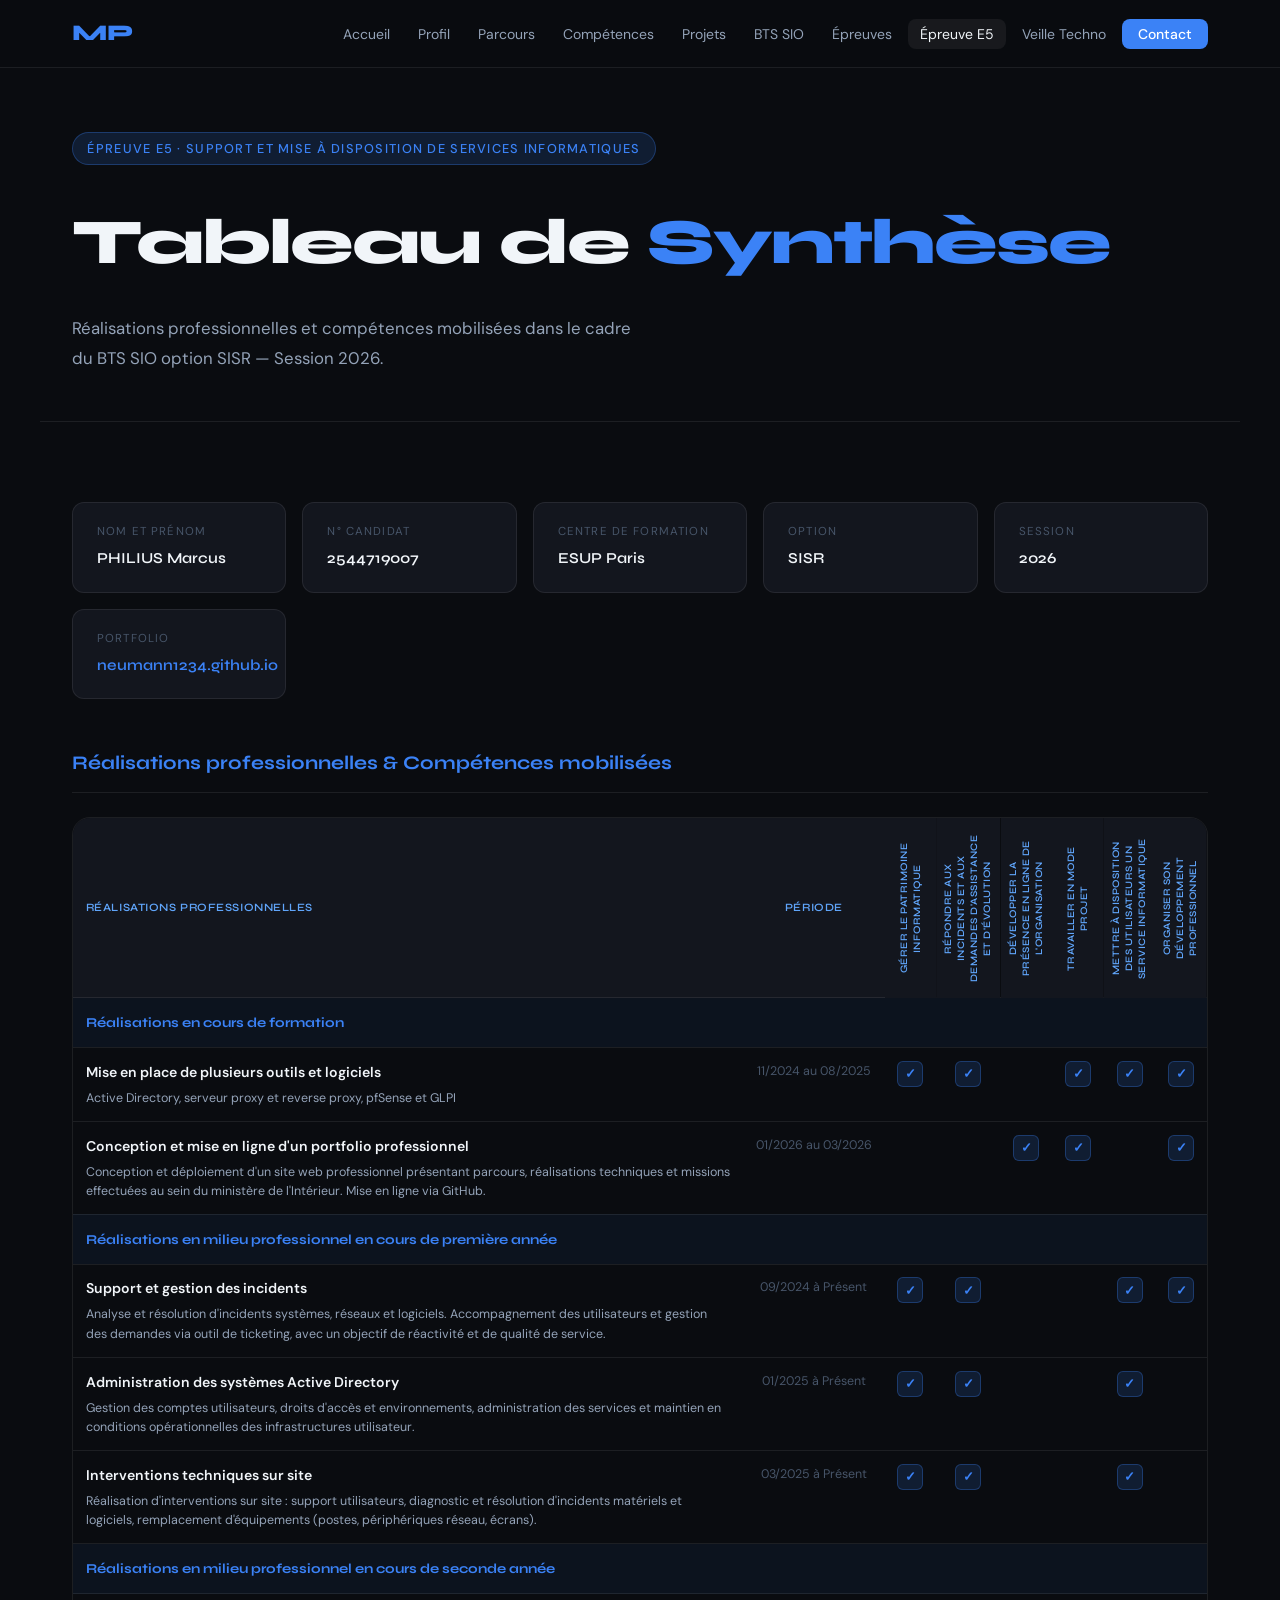
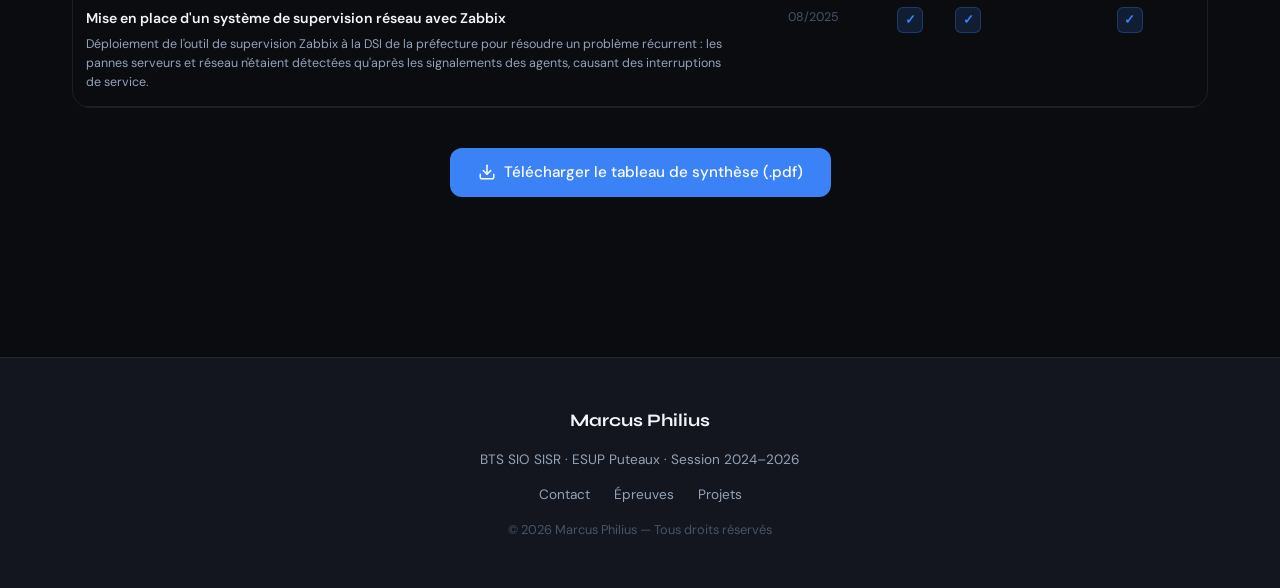
<file: epreuve-e5.html>
<!DOCTYPE html>
<html lang="fr">
<head>
  <meta charset="UTF-8" />
  <meta name="viewport" content="width=device-width, initial-scale=1.0" />
  <title>Épreuve E5 — Marcus Philius</title>
  <link rel="preconnect" href="https://fonts.googleapis.com">
  <link rel="preconnect" href="https://fonts.gstatic.com" crossorigin>
  <link href="https://fonts.googleapis.com/css2?family=Syne:wght@400;600;700;800&family=DM+Sans:wght@300;400;500&display=swap" rel="stylesheet">
  <link rel="stylesheet" href="style.css" />
  <style>
    .e5-info-grid {
      display: grid;
      grid-template-columns: repeat(auto-fit, minmax(200px, 1fr));
      gap: 1rem;
      margin-bottom: 3rem;
    }
    .e5-info-card {
      background: var(--bg-card);
      border: 1px solid var(--border);
      border-radius: var(--radius);
      padding: 1.2rem 1.5rem;
      transition: border-color 0.2s;
    }
    .e5-info-card:hover { border-color: var(--border-hover); }
    .e5-info-card .label {
      font-size: 0.72rem;
      text-transform: uppercase;
      letter-spacing: 0.1em;
      color: var(--text-faint);
      margin-bottom: 0.3rem;
    }
    .e5-info-card .value {
      font-family: var(--font-display);
      font-weight: 600;
      color: var(--text);
      font-size: 0.95rem;
    }
    .e5-info-card .value a {
      color: var(--accent);
      transition: color 0.2s;
    }
    .e5-info-card .value a:hover { color: var(--accent-light); }

    .e5-section-title {
      font-family: var(--font-display);
      font-size: 1.2rem;
      font-weight: 700;
      color: var(--accent);
      margin-bottom: 1.5rem;
      padding-bottom: 0.75rem;
      border-bottom: 1px solid var(--border);
    }

    .e5-table-wrapper {
      overflow-x: auto;
      border-radius: var(--radius-lg);
      border: 1px solid var(--border);
      margin-bottom: 2rem;
    }
    .e5-table {
      width: 100%;
      border-collapse: collapse;
      font-size: 0.85rem;
      min-width: 950px;
    }
    .e5-table thead th {
      background: var(--bg-card);
      color: var(--accent-light);
      font-family: var(--font-display);
      font-weight: 600;
      font-size: 0.7rem;
      text-transform: uppercase;
      letter-spacing: 0.05em;
      padding: 0.9rem 0.8rem;
      text-align: center;
      border-bottom: 1px solid var(--border);
    }
    .e5-table thead th:first-child {
      text-align: left;
      min-width: 300px;
    }
    .e5-table thead th:nth-child(2) {
      min-width: 120px;
    }
    .e5-table thead th.comp-header {
      writing-mode: vertical-rl;
      text-orientation: mixed;
      transform: rotate(180deg);
      min-width: 50px;
      max-width: 65px;
      padding: 1rem 0.4rem;
      font-size: 0.62rem;
      line-height: 1.3;
      height: 180px;
    }
    .e5-table tbody td {
      padding: 0.8rem;
      border-bottom: 1px solid var(--border);
      color: var(--text-muted);
      vertical-align: top;
    }
    .e5-table tbody td:first-child { color: var(--text); }
    .e5-table tbody td:nth-child(2) {
      text-align: center;
      font-size: 0.78rem;
      white-space: nowrap;
      color: var(--text-faint);
    }
    .e5-table tbody tr:hover { background: rgba(255,255,255,0.02); }

    .section-row td {
      background: rgba(59,130,246,0.06) !important;
      font-family: var(--font-display);
      font-weight: 700 !important;
      color: var(--accent) !important;
      font-size: 0.85rem;
      padding: 0.7rem 0.8rem;
    }
    .comp-cell { text-align: center; }

    .e5-check {
      display: inline-flex;
      align-items: center;
      justify-content: center;
      width: 26px;
      height: 26px;
      border-radius: 6px;
      background: var(--accent-glow);
      border: 1px solid rgba(59,130,246,0.3);
      color: var(--accent);
      font-weight: 700;
      font-size: 0.8rem;
    }
    .e5-empty { display: inline-block; width: 26px; height: 26px; }

    .real-title {
      font-weight: 600;
      color: var(--text);
      margin-bottom: 0.25rem;
      font-size: 0.88rem;
    }
    .real-desc {
      color: var(--text-muted);
      font-size: 0.78rem;
      line-height: 1.55;
    }

    .e5-download {
      text-align: center;
      margin: 2.5rem 0 4rem;
    }
    .e5-download a {
      display: inline-flex;
      align-items: center;
      gap: 0.5rem;
      padding: 0.75rem 1.75rem;
      background: var(--accent);
      color: #fff;
      border-radius: var(--radius);
      font-family: var(--font-body);
      font-weight: 500;
      font-size: 0.95rem;
      transition: background 0.2s, transform 0.15s;
    }
    .e5-download a:hover {
      background: var(--accent-light);
      transform: translateY(-2px);
    }

    @media (max-width: 768px) {
      .e5-info-grid { grid-template-columns: 1fr 1fr; }
      .e5-table { font-size: 0.76rem; }
    }
  </style>
</head>
<body>

  <!-- NAV -->
  <nav id="navbar">
    <div class="nav-inner">
      <a href="index.html" class="nav-logo">MP</a>
      <ul class="nav-links">
        <li><a href="index.html">Accueil</a></li>
        <li><a href="profil.html">Profil</a></li>
        <li><a href="parcours.html">Parcours</a></li>
        <li><a href="competences.html">Compétences</a></li>
        <li><a href="projets.html">Projets</a></li>
        <li><a href="btssio.html">BTS SIO</a></li>
        <li><a href="epreuves.html">Épreuves</a></li>
        <li><a href="epreuve-e5.html" class="active">Épreuve E5</a></li>
        <li><a href="veille.html">Veille Techno</a></li>
        <li><a href="contact.html" class="nav-cta">Contact</a></li>
      </ul>
      <button class="burger" id="burger">&#9776;</button>
    </div>
  </nav>

  <!-- HEADER -->
  <div class="page-header">
    <span class="hero-tag" style="margin-bottom:1.5rem;">Épreuve E5 · Support et mise à disposition de services informatiques</span>
    <h1>Tableau de <span class="accent">Synthèse</span></h1>
    <p>Réalisations professionnelles et compétences mobilisées dans le cadre du BTS SIO option SISR — Session 2026.</p>
  </div>

  <!-- CONTENU -->
  <div class="comp-section">

    <!-- INFOS CANDIDAT -->
    <div class="e5-info-grid">
      <div class="e5-info-card">
        <div class="label">Nom et prénom</div>
        <div class="value">PHILIUS Marcus</div>
      </div>
      <div class="e5-info-card">
        <div class="label">N° Candidat</div>
        <div class="value">2544719007</div>
      </div>
      <div class="e5-info-card">
        <div class="label">Centre de formation</div>
        <div class="value">ESUP Paris</div>
      </div>
      <div class="e5-info-card">
        <div class="label">Option</div>
        <div class="value">SISR</div>
      </div>
      <div class="e5-info-card">
        <div class="label">Session</div>
        <div class="value">2026</div>
      </div>
      <div class="e5-info-card">
        <div class="label">Portfolio</div>
        <div class="value"><a href="https://neumann1234.github.io/portfolio/profil.html">neumann1234.github.io</a></div>
      </div>
    </div>

    <!-- TABLEAU -->
    <div class="e5-section-title">Réalisations professionnelles & Compétences mobilisées</div>

    <div class="e5-table-wrapper">
      <table class="e5-table">
        <thead>
          <tr>
            <th>Réalisations professionnelles</th>
            <th>Période</th>
            <th class="comp-header">Gérer le patrimoine informatique</th>
            <th class="comp-header">Répondre aux incidents et aux demandes d'assistance et d'évolution</th>
            <th class="comp-header">Développer la présence en ligne de l'organisation</th>
            <th class="comp-header">Travailler en mode projet</th>
            <th class="comp-header">Mettre à disposition des utilisateurs un service informatique</th>
            <th class="comp-header">Organiser son développement professionnel</th>
          </tr>
        </thead>
        <tbody>

          <!-- FORMATION -->
          <tr class="section-row">
            <td colspan="8">Réalisations en cours de formation</td>
          </tr>
          <tr>
            <td>
              <div class="real-title">Mise en place de plusieurs outils et logiciels</div>
              <div class="real-desc">Active Directory, serveur proxy et reverse proxy, pfSense et GLPI</div>
            </td>
            <td>11/2024 au 08/2025</td>
            <td class="comp-cell"><span class="e5-check">✓</span></td>
            <td class="comp-cell"><span class="e5-check">✓</span></td>
            <td class="comp-cell"><span class="e5-empty"></span></td>
            <td class="comp-cell"><span class="e5-check">✓</span></td>
            <td class="comp-cell"><span class="e5-check">✓</span></td>
            <td class="comp-cell"><span class="e5-check">✓</span></td>
          </tr>
          <tr>
            <td>
              <div class="real-title">Conception et mise en ligne d'un portfolio professionnel</div>
              <div class="real-desc">Conception et déploiement d'un site web professionnel présentant parcours, réalisations techniques et missions effectuées au sein du ministère de l'Intérieur. Mise en ligne via GitHub.</div>
            </td>
            <td>01/2026 au 03/2026</td>
            <td class="comp-cell"><span class="e5-empty"></span></td>
            <td class="comp-cell"><span class="e5-empty"></span></td>
            <td class="comp-cell"><span class="e5-check">✓</span></td>
            <td class="comp-cell"><span class="e5-check">✓</span></td>
            <td class="comp-cell"><span class="e5-empty"></span></td>
            <td class="comp-cell"><span class="e5-check">✓</span></td>
          </tr>

          <!-- 1ERE ANNEE -->
          <tr class="section-row">
            <td colspan="8">Réalisations en milieu professionnel en cours de première année</td>
          </tr>
          <tr>
            <td>
              <div class="real-title">Support et gestion des incidents</div>
              <div class="real-desc">Analyse et résolution d'incidents systèmes, réseaux et logiciels. Accompagnement des utilisateurs et gestion des demandes via outil de ticketing, avec un objectif de réactivité et de qualité de service.</div>
            </td>
            <td>09/2024 à Présent</td>
            <td class="comp-cell"><span class="e5-check">✓</span></td>
            <td class="comp-cell"><span class="e5-check">✓</span></td>
            <td class="comp-cell"><span class="e5-empty"></span></td>
            <td class="comp-cell"><span class="e5-empty"></span></td>
            <td class="comp-cell"><span class="e5-check">✓</span></td>
            <td class="comp-cell"><span class="e5-check">✓</span></td>
          </tr>
          <tr>
            <td>
              <div class="real-title">Administration des systèmes Active Directory</div>
              <div class="real-desc">Gestion des comptes utilisateurs, droits d'accès et environnements, administration des services et maintien en conditions opérationnelles des infrastructures utilisateur.</div>
            </td>
            <td>01/2025 à Présent</td>
            <td class="comp-cell"><span class="e5-check">✓</span></td>
            <td class="comp-cell"><span class="e5-check">✓</span></td>
            <td class="comp-cell"><span class="e5-empty"></span></td>
            <td class="comp-cell"><span class="e5-empty"></span></td>
            <td class="comp-cell"><span class="e5-check">✓</span></td>
            <td class="comp-cell"><span class="e5-empty"></span></td>
          </tr>
          <tr>
            <td>
              <div class="real-title">Interventions techniques sur site</div>
              <div class="real-desc">Réalisation d'interventions sur site : support utilisateurs, diagnostic et résolution d'incidents matériels et logiciels, remplacement d'équipements (postes, périphériques réseau, écrans).</div>
            </td>
            <td>03/2025 à Présent</td>
            <td class="comp-cell"><span class="e5-check">✓</span></td>
            <td class="comp-cell"><span class="e5-check">✓</span></td>
            <td class="comp-cell"><span class="e5-empty"></span></td>
            <td class="comp-cell"><span class="e5-empty"></span></td>
            <td class="comp-cell"><span class="e5-check">✓</span></td>
            <td class="comp-cell"><span class="e5-empty"></span></td>
          </tr>

          <!-- 2EME ANNEE -->
          <tr class="section-row">
            <td colspan="8">Réalisations en milieu professionnel en cours de seconde année</td>
          </tr>
          <tr>
            <td>
              <div class="real-title">Mise en place d'un système de supervision réseau avec Zabbix</div>
              <div class="real-desc">Déploiement de l'outil de supervision Zabbix à la DSI de la préfecture pour résoudre un problème récurrent : les pannes serveurs et réseau n'étaient détectées qu'après les signalements des agents, causant des interruptions de service.</div>
            </td>
            <td>08/2025</td>
            <td class="comp-cell"><span class="e5-check">✓</span></td>
            <td class="comp-cell"><span class="e5-check">✓</span></td>
            <td class="comp-cell"><span class="e5-empty"></span></td>
            <td class="comp-cell"><span class="e5-empty"></span></td>
            <td class="comp-cell"><span class="e5-check">✓</span></td>
            <td class="comp-cell"><span class="e5-empty"></span></td>
          </tr>

        </tbody>
      </table>
    </div>

    <!-- DOWNLOAD -->
    <div class="e5-download">
      <a href="tableau_de_synthese_marcus.pdf" download>
        <svg width="18" height="18" viewBox="0 0 24 24" fill="none" stroke="currentColor" stroke-width="2" stroke-linecap="round" stroke-linejoin="round"><path d="M21 15v4a2 2 0 0 1-2 2H5a2 2 0 0 1-2-2v-4"/><polyline points="7 10 12 15 17 10"/><line x1="12" y1="15" x2="12" y2="3"/></svg>
        Télécharger le tableau de synthèse (.pdf)
      </a>
    </div>

  </div>

  <!-- FOOTER -->
  <footer>
    <div class="footer-inner">
      <p class="footer-name">Marcus Philius</p>
      <p class="footer-sub">BTS SIO SISR · ESUP Puteaux · Session 2024–2026</p>
      <div class="footer-links">
        <a href="contact.html">Contact</a>
        <a href="epreuves.html">Épreuves</a>
        <a href="projets.html">Projets</a>
      </div>
      <p class="footer-copy">© 2026 Marcus Philius — Tous droits réservés</p>
    </div>
  </footer>

  <script src="main.js"></script>
</body>
</html>
</file>
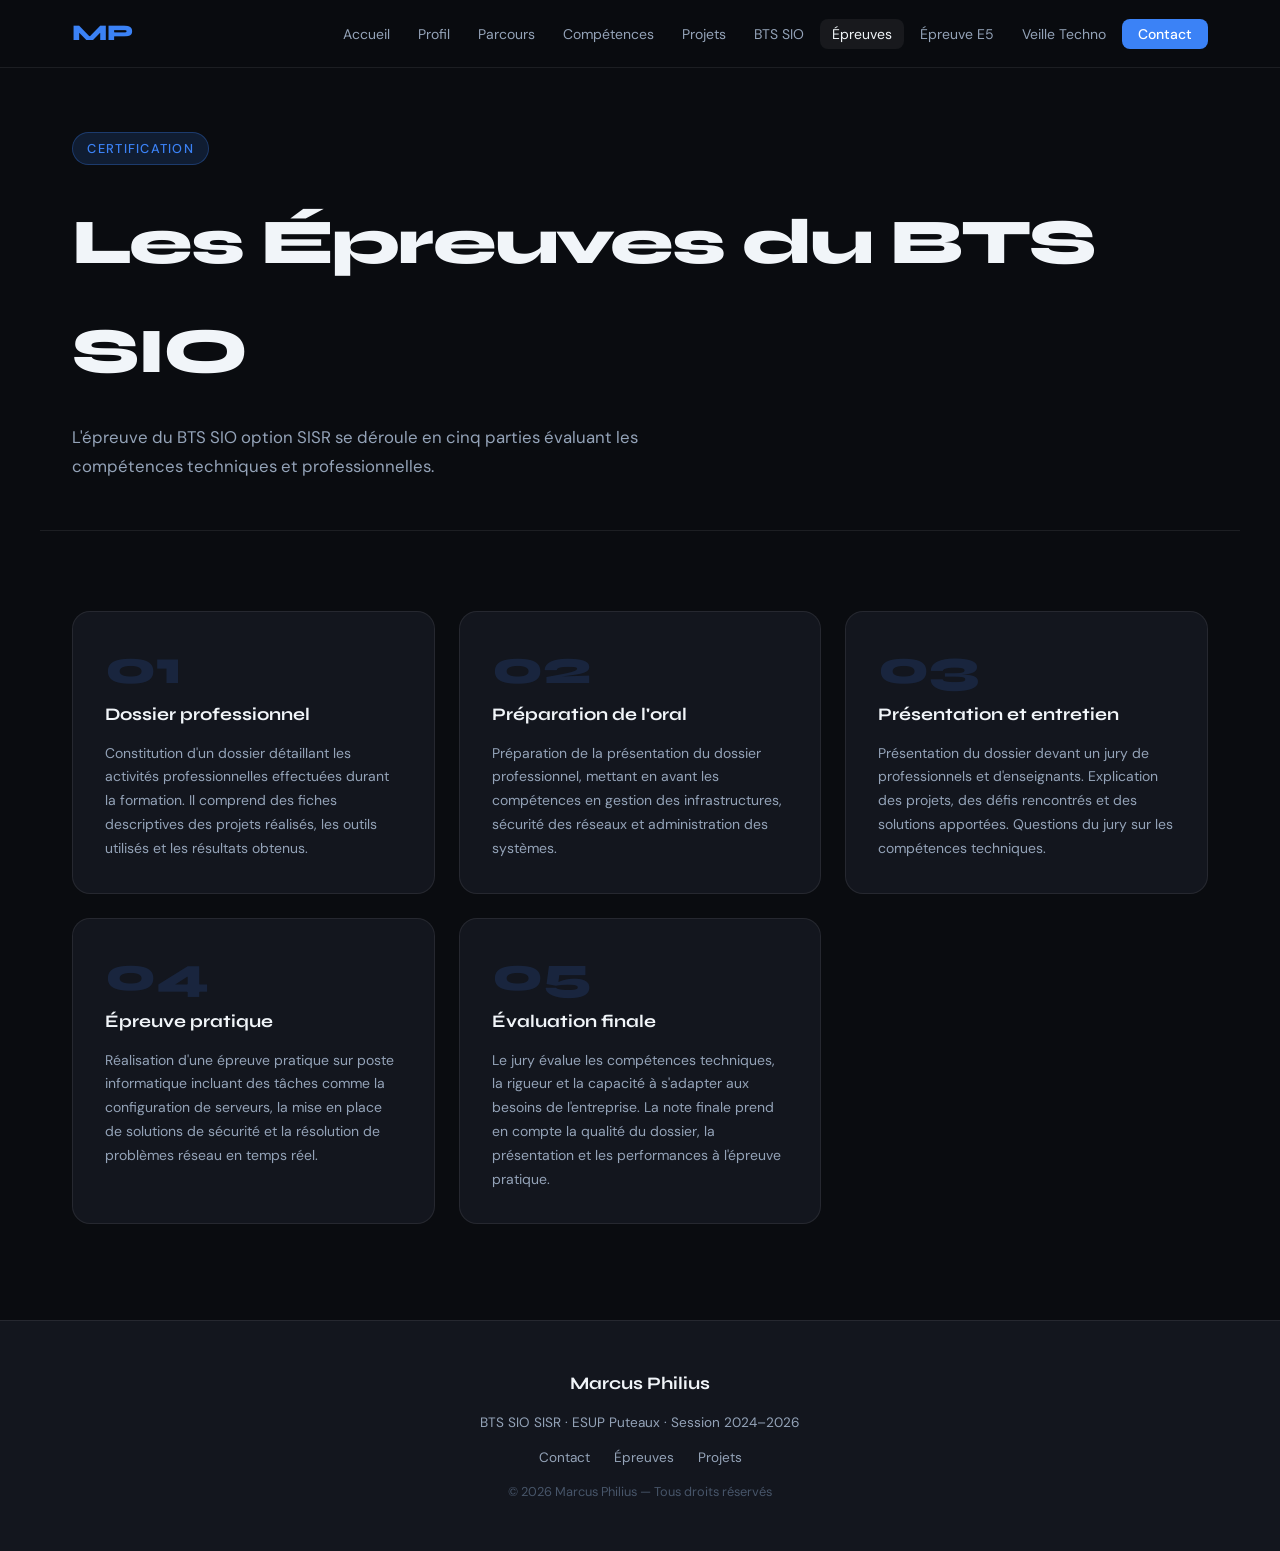
<file: epreuves.html>
<!DOCTYPE html>
<html lang="fr">
<head>
  <meta charset="UTF-8" /><meta name="viewport" content="width=device-width, initial-scale=1.0" />
  <title>Épreuves — Marcus Philius</title>
  <link rel="preconnect" href="https://fonts.googleapis.com">
  <link rel="preconnect" href="https://fonts.gstatic.com" crossorigin>
  <link href="https://fonts.googleapis.com/css2?family=Syne:wght@400;600;700;800&family=DM+Sans:wght@300;400;500&display=swap" rel="stylesheet">
  <link rel="stylesheet" href="style.css" />
</head>
<body>
  <nav id="navbar">
    <div class="nav-inner">
      <a href="index.html" class="nav-logo">MP</a>
      <ul class="nav-links">
        <li><a href="index.html">Accueil</a></li>
        <li><a href="profil.html">Profil</a></li>
        <li><a href="parcours.html">Parcours</a></li>
        <li><a href="competences.html">Compétences</a></li>
        <li><a href="projets.html">Projets</a></li>
        <li><a href="btssio.html">BTS SIO</a></li>
        <li><a href="epreuves.html" class="active">Épreuves</a></li>
        <li><a href="epreuve-e5.html">Épreuve E5</a></li>
        <li><a href="veille.html">Veille Techno</a></li>
        <li><a href="contact.html" class="nav-cta">Contact</a></li>
      </ul>
      <button class="burger" id="burger">&#9776;</button>
    </div>
  </nav>
  <div class="page-header">
    <span class="hero-tag">Certification</span>
    <h1>Les Épreuves du BTS SIO</h1>
    <p>L'épreuve du BTS SIO option SISR se déroule en cinq parties évaluant les compétences techniques et professionnelles.</p>
  </div>
  <div class="epreuves-grid">
    <div class="epreuve-card">
      <div class="num">01</div>
      <h3>Dossier professionnel</h3>
      <p>Constitution d'un dossier détaillant les activités professionnelles effectuées durant la formation. Il comprend des fiches descriptives des projets réalisés, les outils utilisés et les résultats obtenus.</p>
    </div>
    <div class="epreuve-card">
      <div class="num">02</div>
      <h3>Préparation de l'oral</h3>
      <p>Préparation de la présentation du dossier professionnel, mettant en avant les compétences en gestion des infrastructures, sécurité des réseaux et administration des systèmes.</p>
    </div>
    <div class="epreuve-card">
      <div class="num">03</div>
      <h3>Présentation et entretien</h3>
      <p>Présentation du dossier devant un jury de professionnels et d'enseignants. Explication des projets, des défis rencontrés et des solutions apportées. Questions du jury sur les compétences techniques.</p>
    </div>
    <div class="epreuve-card">
      <div class="num">04</div>
      <h3>Épreuve pratique</h3>
      <p>Réalisation d'une épreuve pratique sur poste informatique incluant des tâches comme la configuration de serveurs, la mise en place de solutions de sécurité et la résolution de problèmes réseau en temps réel.</p>
    </div>
    <div class="epreuve-card">
      <div class="num">05</div>
      <h3>Évaluation finale</h3>
      <p>Le jury évalue les compétences techniques, la rigueur et la capacité à s'adapter aux besoins de l'entreprise. La note finale prend en compte la qualité du dossier, la présentation et les performances à l'épreuve pratique.</p>
    </div>
  </div>
  <footer>
    <div class="footer-inner">
      <p class="footer-name">Marcus Philius</p>
      <p class="footer-sub">BTS SIO SISR · ESUP Puteaux · Session 2024–2026</p>
      <div class="footer-links"><a href="contact.html">Contact</a><a href="epreuves.html">Épreuves</a><a href="projets.html">Projets</a></div>
      <p class="footer-copy">© 2026 Marcus Philius — Tous droits réservés</p>
    </div>
  </footer>
  <script src="main.js"></script>
</body>
</html>
</file>
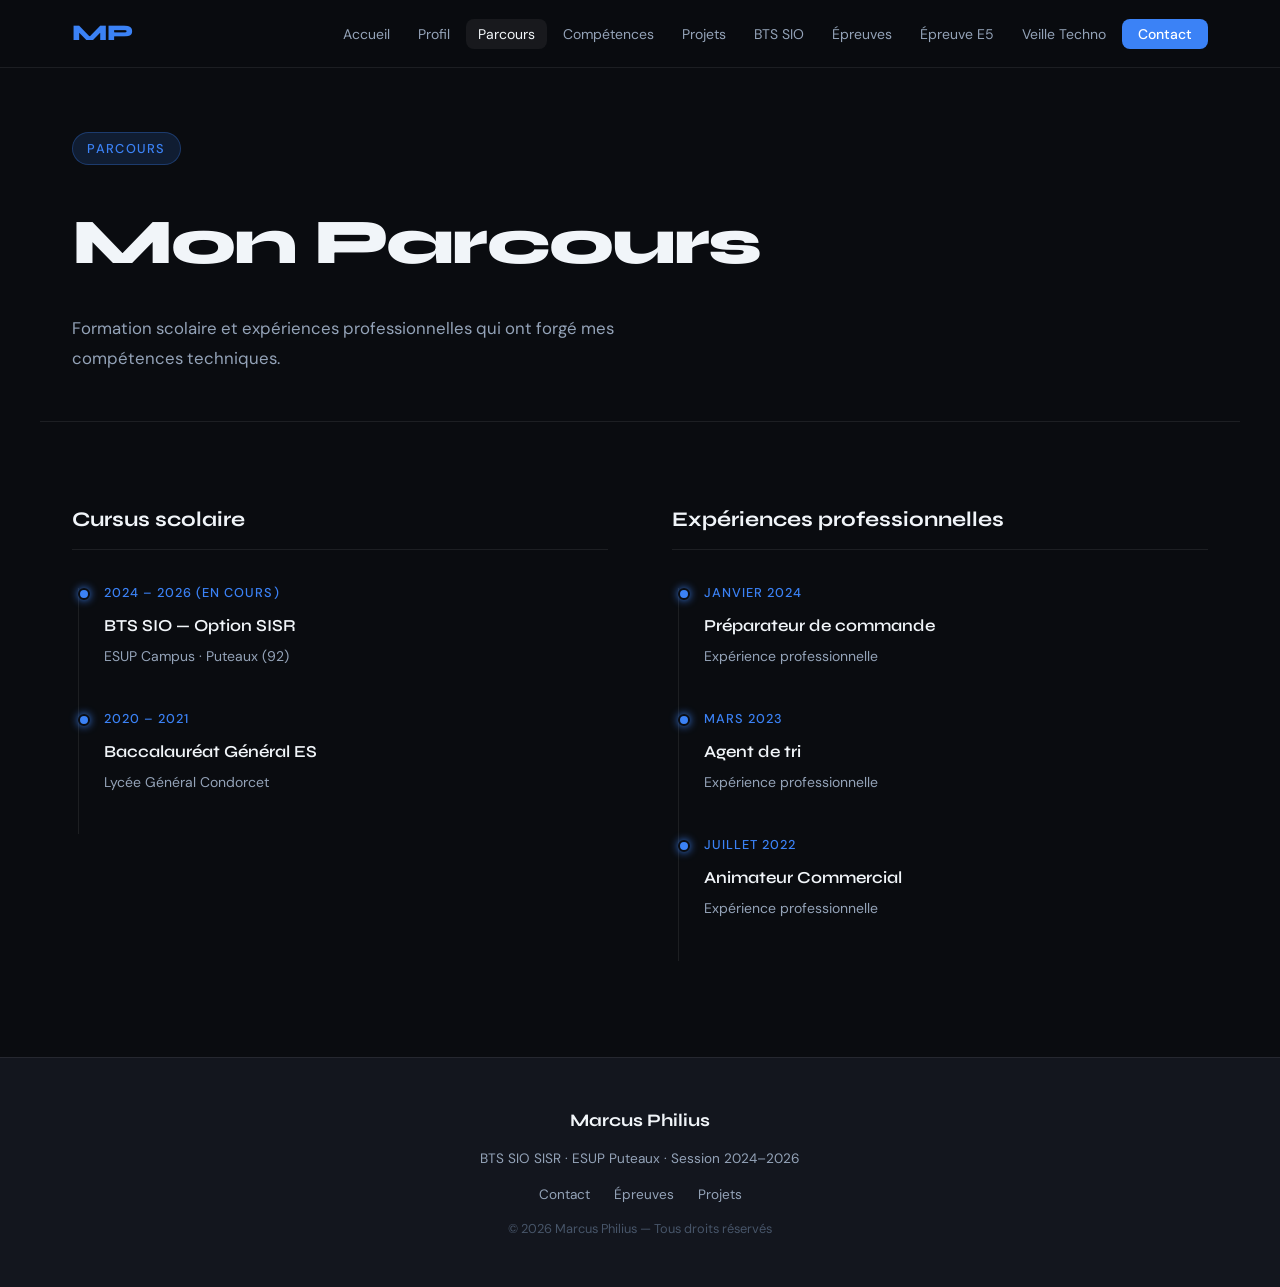
<file: parcours.html>
<!DOCTYPE html>
<html lang="fr">
<head>
  <meta charset="UTF-8" />
  <meta name="viewport" content="width=device-width, initial-scale=1.0" />
  <title>Parcours — Marcus Philius</title>
  <link rel="preconnect" href="https://fonts.googleapis.com">
  <link rel="preconnect" href="https://fonts.gstatic.com" crossorigin>
  <link href="https://fonts.googleapis.com/css2?family=Syne:wght@400;600;700;800&family=DM+Sans:wght@300;400;500&display=swap" rel="stylesheet">
  <link rel="stylesheet" href="style.css" />
</head>
<body>
  <nav id="navbar">
    <div class="nav-inner">
      <a href="index.html" class="nav-logo">MP</a>
      <ul class="nav-links">
        <li><a href="index.html">Accueil</a></li>
        <li><a href="profil.html">Profil</a></li>
        <li><a href="parcours.html" class="active">Parcours</a></li>
        <li><a href="competences.html">Compétences</a></li>
        <li><a href="projets.html">Projets</a></li>
        <li><a href="btssio.html">BTS SIO</a></li>
        <li><a href="epreuves.html">Épreuves</a></li>
        <li><a href="epreuve-e5.html">Épreuve E5</a></li>
        <li><a href="veille.html">Veille Techno</a></li>
        <li><a href="contact.html" class="nav-cta">Contact</a></li>
      </ul>
      <button class="burger" id="burger">&#9776;</button>
    </div>
  </nav>

  <div class="page-header">
    <span class="hero-tag">Parcours</span>
    <h1>Mon Parcours</h1>
    <p>Formation scolaire et expériences professionnelles qui ont forgé mes compétences techniques.</p>
  </div>

  <div style="max-width: 1200px; margin: 0 auto; padding: 0 2rem 6rem; display: grid; grid-template-columns: 1fr 1fr; gap: 4rem;">

    <div>
      <h2 style="font-family: var(--font-display); font-size: 1.3rem; font-weight: 700; color: var(--text); margin-bottom: 2rem; padding-bottom: 0.75rem; border-bottom: 1px solid var(--border);">Cursus scolaire</h2>
      <div class="timeline">
        <div class="timeline-item">
          <div class="timeline-date">2024 – 2026 (en cours)</div>
          <div class="timeline-title">BTS SIO — Option SISR</div>
          <div class="timeline-sub">ESUP Campus · Puteaux (92)</div>
        </div>
        <div class="timeline-item">
          <div class="timeline-date">2020 – 2021</div>
          <div class="timeline-title">Baccalauréat Général ES</div>
          <div class="timeline-sub">Lycée Général Condorcet</div>
        </div>
      </div>
    </div>

    <div>
      <h2 style="font-family: var(--font-display); font-size: 1.3rem; font-weight: 700; color: var(--text); margin-bottom: 2rem; padding-bottom: 0.75rem; border-bottom: 1px solid var(--border);">Expériences professionnelles</h2>
      <div class="timeline">
        <div class="timeline-item">
          <div class="timeline-date">Janvier 2024</div>
          <div class="timeline-title">Préparateur de commande</div>
          <div class="timeline-sub">Expérience professionnelle</div>
        </div>
        <div class="timeline-item">
          <div class="timeline-date">Mars 2023</div>
          <div class="timeline-title">Agent de tri</div>
          <div class="timeline-sub">Expérience professionnelle</div>
        </div>
        <div class="timeline-item">
          <div class="timeline-date">Juillet 2022</div>
          <div class="timeline-title">Animateur Commercial</div>
          <div class="timeline-sub">Expérience professionnelle</div>
        </div>
      </div>
    </div>

  </div>

  <footer>
    <div class="footer-inner">
      <p class="footer-name">Marcus Philius</p>
      <p class="footer-sub">BTS SIO SISR · ESUP Puteaux · Session 2024–2026</p>
      <div class="footer-links">
        <a href="contact.html">Contact</a>
        <a href="epreuves.html">Épreuves</a>
        <a href="projets.html">Projets</a>
      </div>
      <p class="footer-copy">© 2026 Marcus Philius — Tous droits réservés</p>
    </div>
  </footer>
  <script src="main.js"></script>
</body>
</html>
</file>
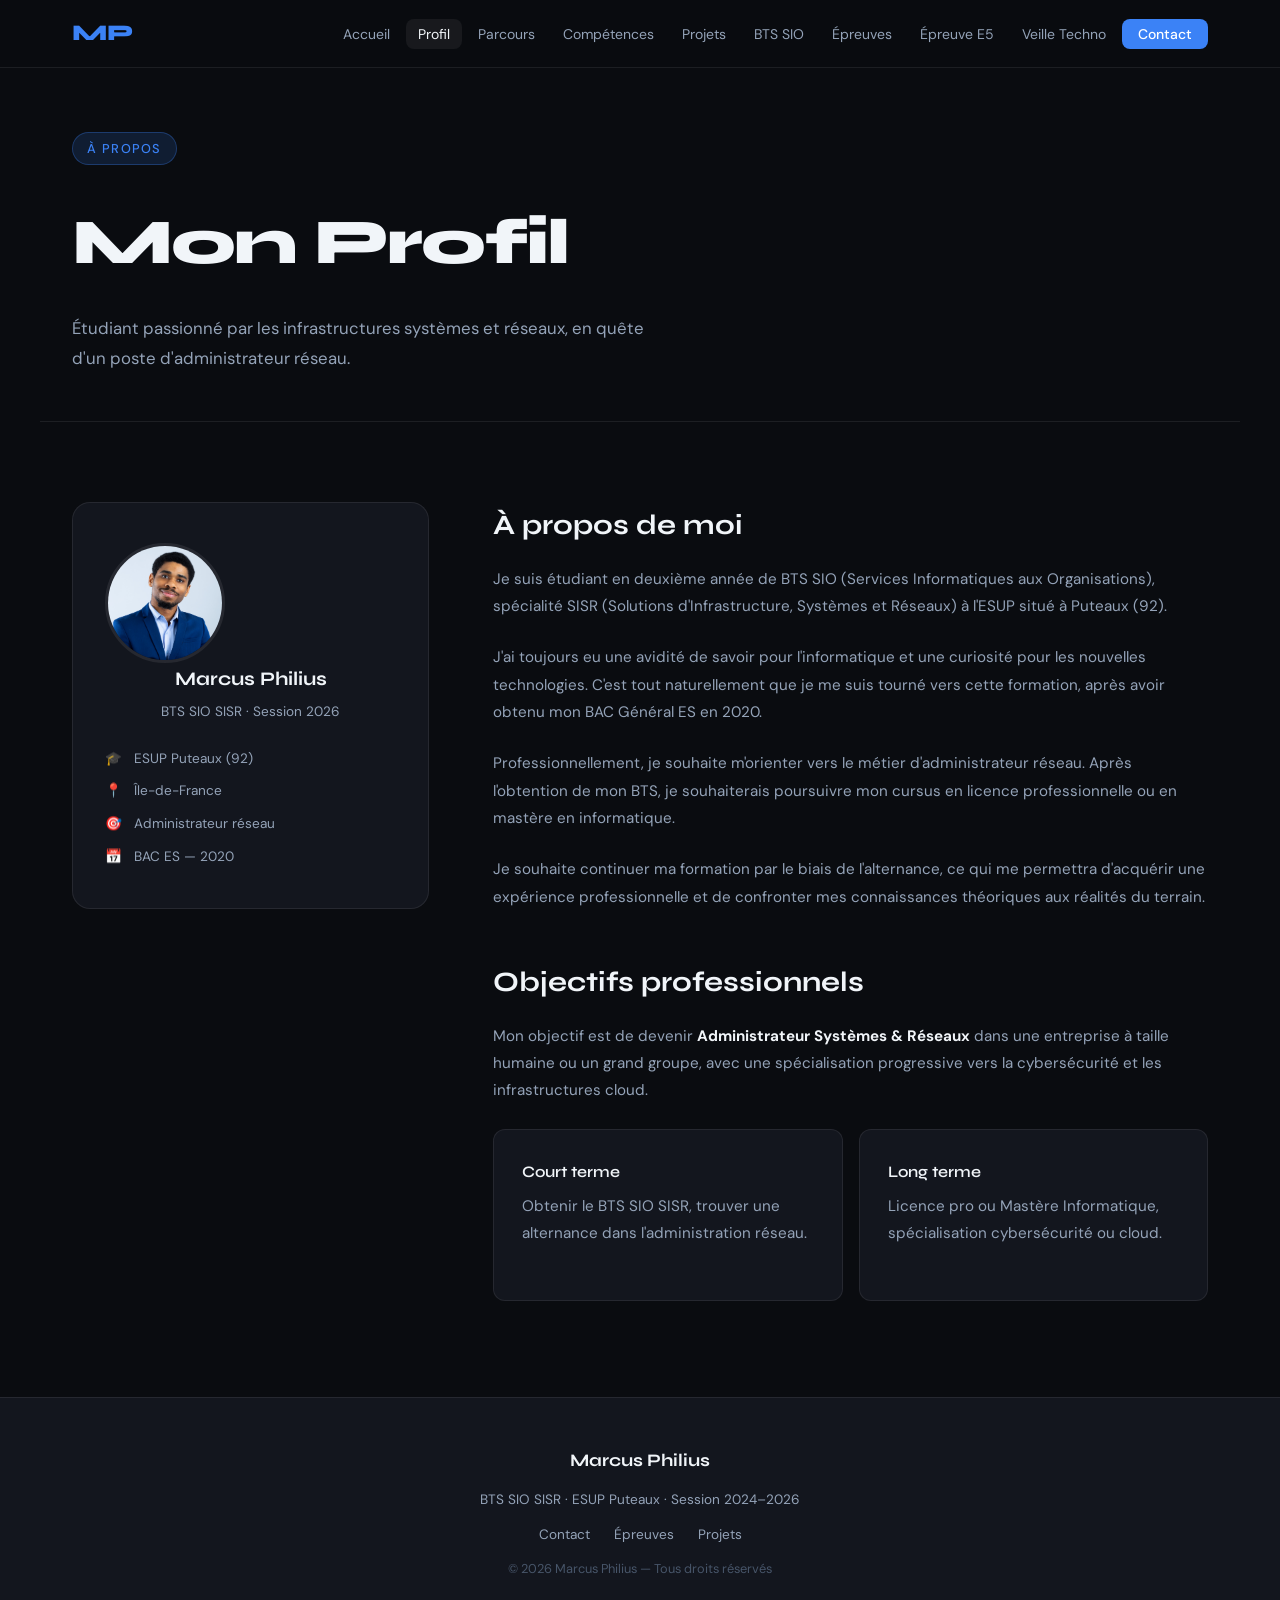
<file: profil.html>
<!DOCTYPE html>
<html lang="fr">
<head>
  <meta charset="UTF-8" />
  <meta name="viewport" content="width=device-width, initial-scale=1.0" />
  <title>Profil — Marcus Philius</title>
  <link rel="preconnect" href="https://fonts.googleapis.com">
  <link rel="preconnect" href="https://fonts.gstatic.com" crossorigin>
  <link href="https://fonts.googleapis.com/css2?family=Syne:wght@400;600;700;800&family=DM+Sans:wght@300;400;500&display=swap" rel="stylesheet">
  <link rel="stylesheet" href="style.css" />
</head>
<body>
  <nav id="navbar">
    <div class="nav-inner">
      <a href="index.html" class="nav-logo">MP</a>
      <ul class="nav-links">
        <li><a href="index.html">Accueil</a></li>
        <li><a href="profil.html" class="active">Profil</a></li>
        <li><a href="parcours.html">Parcours</a></li>
        <li><a href="competences.html">Compétences</a></li>
        <li><a href="projets.html">Projets</a></li>
        <li><a href="btssio.html">BTS SIO</a></li>
        <li><a href="epreuves.html">Épreuves</a></li>
        <li><a href="epreuve-e5.html">Épreuve E5</a></li>
        <li><a href="veille.html">Veille Techno</a></li>
        <li><a href="contact.html" class="nav-cta">Contact</a></li>
      </ul>
      <button class="burger" id="burger">&#9776;</button>
    </div>
  </nav>

  <div class="page-header">
    <span class="hero-tag">À propos</span>
    <h1>Mon Profil</h1>
    <p>Étudiant passionné par les infrastructures systèmes et réseaux, en quête d'un poste d'administrateur réseau.</p>
  </div>

  <div class="profil-grid">
    <aside class="profil-avatar">
      <img src="photo_procv.jpg" alt="Marcus Philius" style="width:120px;height:120px;border-radius:50%;object-fit:cover;object-position:top;border:3px solid var(--border);">
      <h3>Marcus Philius</h3>
      <p class="subtitle">BTS SIO SISR · Session 2026</p>
      <ul class="profil-info-list">
        <li><span>🎓</span> ESUP Puteaux (92)</li>
        <li><span>📍</span> Île-de-France</li>
        <li><span>🎯</span> Administrateur réseau</li>
        <li><span>📅</span> BAC ES — 2020</li>
      </ul>
    </aside>

    <div class="profil-content">
      <h2>À propos de moi</h2>
      <p>Je suis étudiant en deuxième année de BTS SIO (Services Informatiques aux Organisations), spécialité SISR (Solutions d'Infrastructure, Systèmes et Réseaux) à l'ESUP situé à Puteaux (92).</p>
      <p>J'ai toujours eu une avidité de savoir pour l'informatique et une curiosité pour les nouvelles technologies. C'est tout naturellement que je me suis tourné vers cette formation, après avoir obtenu mon BAC Général ES en 2020.</p>
      <p>Professionnellement, je souhaite m'orienter vers le métier d'administrateur réseau. Après l'obtention de mon BTS, je souhaiterais poursuivre mon cursus en licence professionnelle ou en mastère en informatique.</p>
      <p>Je souhaite continuer ma formation par le biais de l'alternance, ce qui me permettra d'acquérir une expérience professionnelle et de confronter mes connaissances théoriques aux réalités du terrain.</p>

      <h2 style="margin-top: 3rem;">Objectifs professionnels</h2>
      <p>Mon objectif est de devenir <strong style="color: var(--text);">Administrateur Systèmes & Réseaux</strong> dans une entreprise à taille humaine ou un grand groupe, avec une spécialisation progressive vers la cybersécurité et les infrastructures cloud.</p>

      <div style="display: grid; grid-template-columns: 1fr 1fr; gap: 1rem; margin-top: 1.5rem;">
        <div class="skill-card">
          <h4>Court terme</h4>
          <p>Obtenir le BTS SIO SISR, trouver une alternance dans l'administration réseau.</p>
        </div>
        <div class="skill-card">
          <h4>Long terme</h4>
          <p>Licence pro ou Mastère Informatique, spécialisation cybersécurité ou cloud.</p>
        </div>
      </div>
    </div>
  </div>

  <footer>
    <div class="footer-inner">
      <p class="footer-name">Marcus Philius</p>
      <p class="footer-sub">BTS SIO SISR · ESUP Puteaux · Session 2024–2026</p>
      <div class="footer-links">
        <a href="contact.html">Contact</a>
        <a href="epreuves.html">Épreuves</a>
        <a href="projets.html">Projets</a>
      </div>
      <p class="footer-copy">© 2026 Marcus Philius — Tous droits réservés</p>
    </div>
  </footer>
  <script src="main.js"></script>
</body>
</html>
</file>
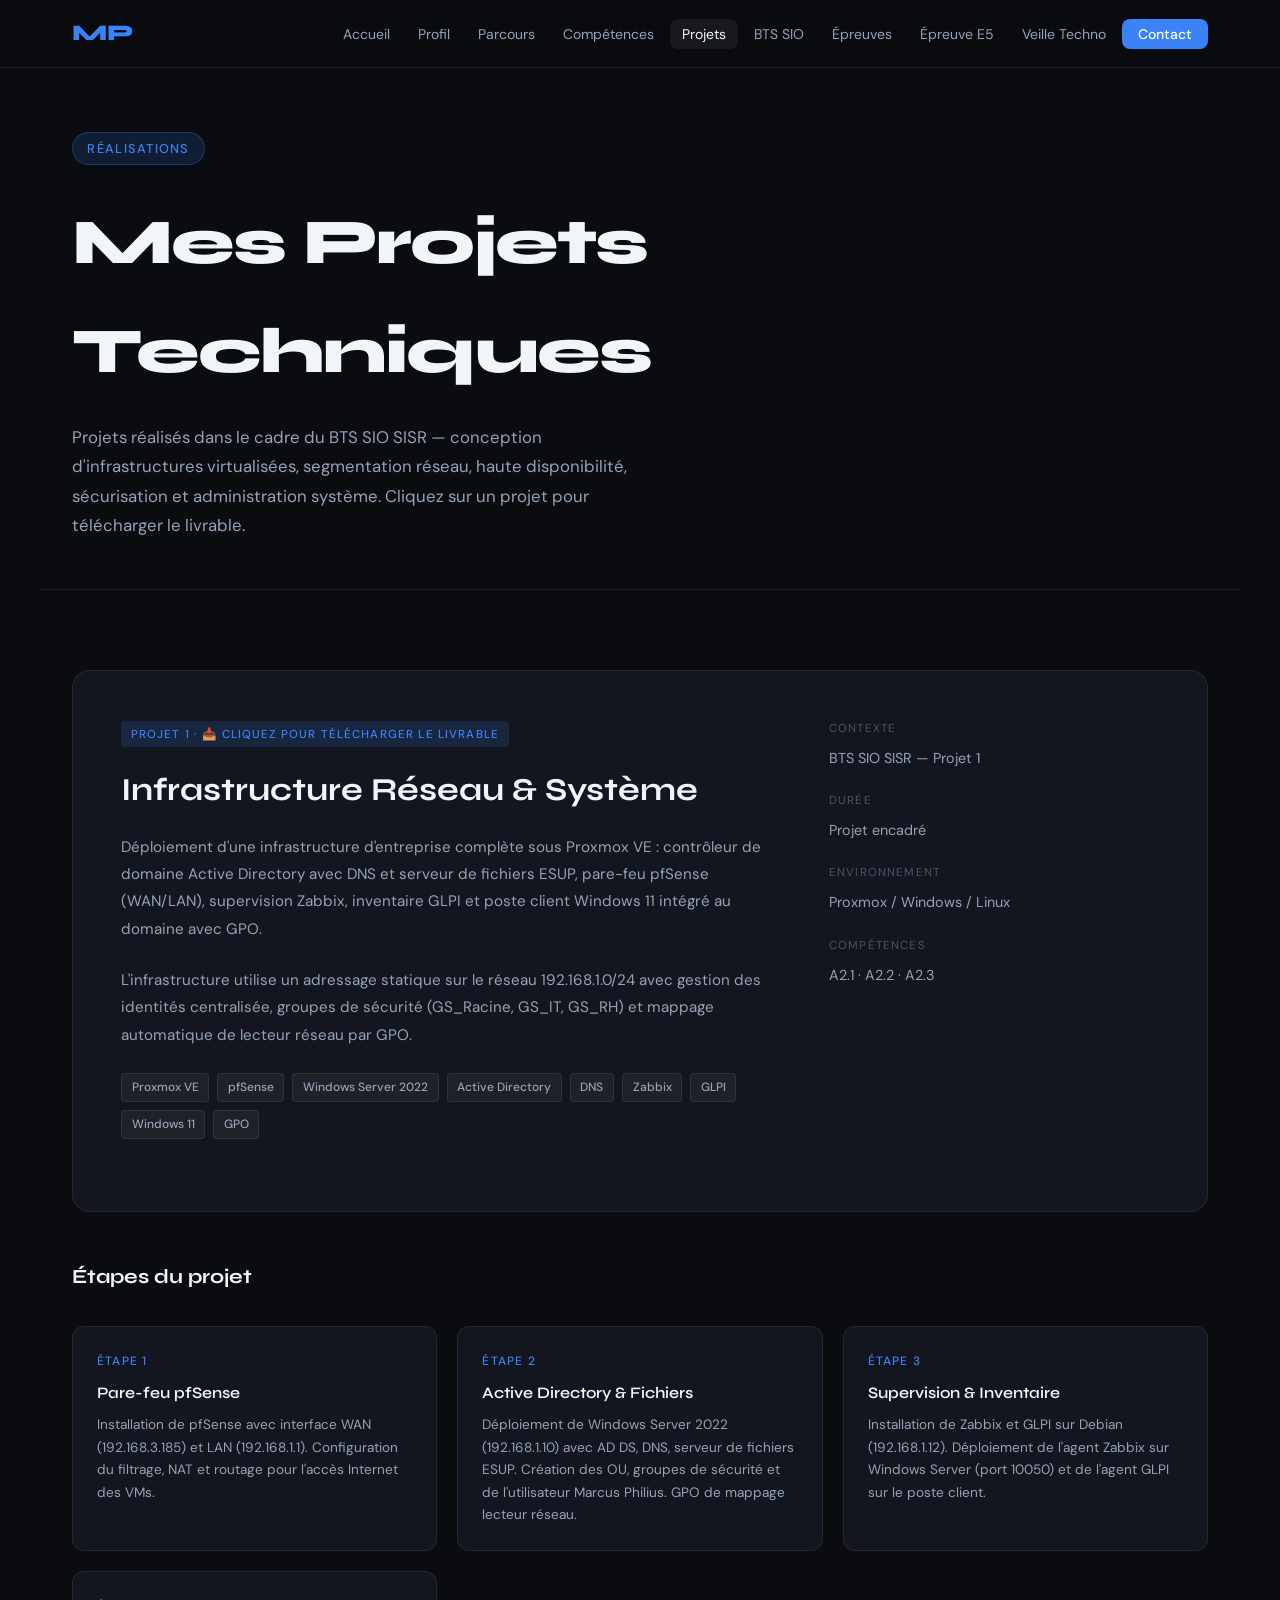
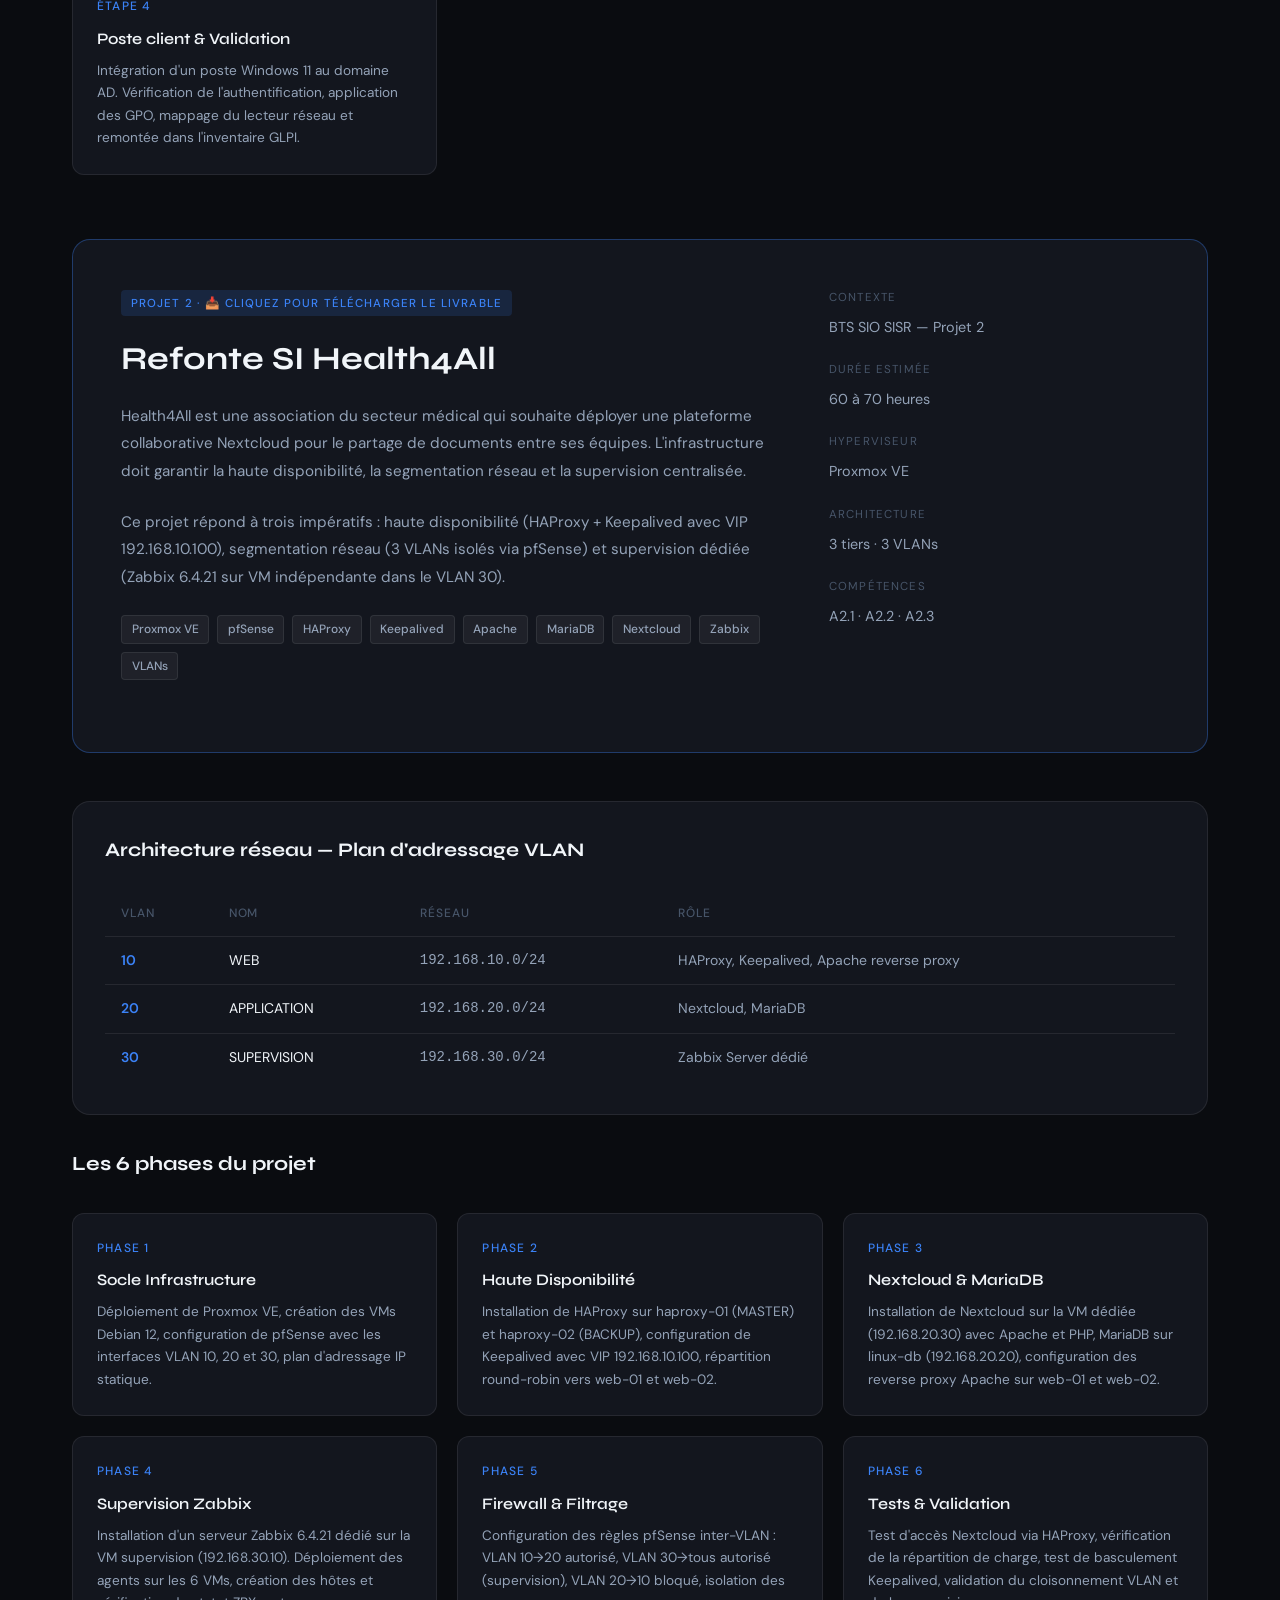
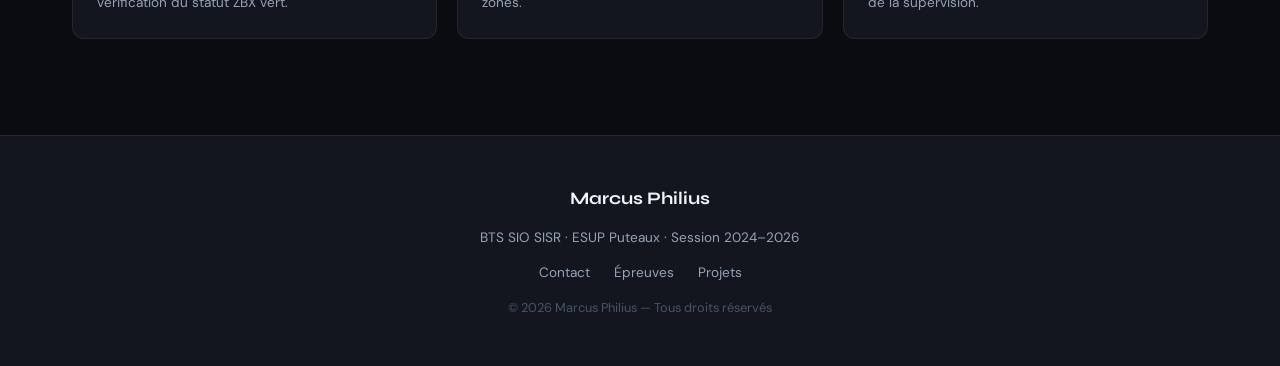
<file: projets.html>
<!DOCTYPE html>
<html lang="fr">
<head>
  <meta charset="UTF-8" />
  <meta name="viewport" content="width=device-width, initial-scale=1.0" />
  <title>Projets — Marcus Philius</title>
  <link rel="preconnect" href="https://fonts.googleapis.com">
  <link rel="preconnect" href="https://fonts.gstatic.com" crossorigin>
  <link href="https://fonts.googleapis.com/css2?family=Syne:wght@400;600;700;800&family=DM+Sans:wght@300;400;500&display=swap" rel="stylesheet">
  <link rel="stylesheet" href="style.css" />
</head>
<body>
  <nav id="navbar">
    <div class="nav-inner">
      <a href="index.html" class="nav-logo">MP</a>
      <ul class="nav-links">
        <li><a href="index.html">Accueil</a></li>
        <li><a href="profil.html">Profil</a></li>
        <li><a href="parcours.html">Parcours</a></li>
        <li><a href="competences.html">Compétences</a></li>
        <li><a href="projets.html" class="active">Projets</a></li>
        <li><a href="btssio.html">BTS SIO</a></li>
        <li><a href="epreuves.html">Épreuves</a></li>
        <li><a href="epreuve-e5.html">Épreuve E5</a></li>
        <li><a href="veille.html">Veille Techno</a></li>
        <li><a href="contact.html" class="nav-cta">Contact</a></li>
      </ul>
      <button class="burger" id="burger">&#9776;</button>
    </div>
  </nav>

  <div class="page-header">
    <span class="hero-tag">Réalisations</span>
    <h1>Mes Projets Techniques</h1>
    <p>Projets réalisés dans le cadre du BTS SIO SISR — conception d'infrastructures virtualisées, segmentation réseau, haute disponibilité, sécurisation et administration système. Cliquez sur un projet pour télécharger le livrable.</p>
  </div>

  <div class="projet-detail">

    <!-- PROJET 1 : Infrastructure SIO -->
    <a href="docs/Projet1_Infrastructure_SIO.docx" download style="text-decoration:none;color:inherit;display:block;margin-bottom:4rem;cursor:pointer;" id="glpi">
      <div class="projet-hero" style="transition:border-color 0.3s,box-shadow 0.3s;" onmouseover="this.style.borderColor='rgba(37,99,235,0.6)';this.style.boxShadow='0 0 20px rgba(37,99,235,0.15)';" onmouseout="this.style.borderColor='';this.style.boxShadow='';">
        <div>
          <div class="project-tag">Projet 1 · 📥 Cliquez pour télécharger le livrable</div>
          <h2>Infrastructure Réseau & Système</h2>
          <p>Déploiement d'une infrastructure d'entreprise complète sous Proxmox VE : contrôleur de domaine Active Directory avec DNS et serveur de fichiers ESUP, pare-feu pfSense (WAN/LAN), supervision Zabbix, inventaire GLPI et poste client Windows 11 intégré au domaine avec GPO.</p>
          <p>L'infrastructure utilise un adressage statique sur le réseau 192.168.1.0/24 avec gestion des identités centralisée, groupes de sécurité (GS_Racine, GS_IT, GS_RH) et mappage automatique de lecteur réseau par GPO.</p>
          <div class="project-techs" style="margin-top: 1.5rem;">
            <span>Proxmox VE</span><span>pfSense</span><span>Windows Server 2022</span><span>Active Directory</span><span>DNS</span><span>Zabbix</span><span>GLPI</span><span>Windows 11</span><span>GPO</span>
          </div>
        </div>
        <div class="projet-meta">
          <div class="meta-item">
            <label>Contexte</label>
            <span>BTS SIO SISR — Projet 1</span>
          </div>
          <div class="meta-item">
            <label>Durée</label>
            <span>Projet encadré</span>
          </div>
          <div class="meta-item">
            <label>Environnement</label>
            <span>Proxmox / Windows / Linux</span>
          </div>
          <div class="meta-item">
            <label>Compétences</label>
            <span>A2.1 · A2.2 · A2.3</span>
          </div>
        </div>
      </div>

      <h3 style="font-family: var(--font-display); font-size: 1.25rem; font-weight: 700; color: var(--text); margin-bottom: 1.5rem; margin-top: 1.5rem;">Étapes du projet</h3>
      <div class="phase-grid">
        <div class="phase-card">
          <div class="phase-num">Étape 1</div>
          <h4>Pare-feu pfSense</h4>
          <p>Installation de pfSense avec interface WAN (192.168.3.185) et LAN (192.168.1.1). Configuration du filtrage, NAT et routage pour l'accès Internet des VMs.</p>
        </div>
        <div class="phase-card">
          <div class="phase-num">Étape 2</div>
          <h4>Active Directory & Fichiers</h4>
          <p>Déploiement de Windows Server 2022 (192.168.1.10) avec AD DS, DNS, serveur de fichiers ESUP. Création des OU, groupes de sécurité et de l'utilisateur Marcus Philius. GPO de mappage lecteur réseau.</p>
        </div>
        <div class="phase-card">
          <div class="phase-num">Étape 3</div>
          <h4>Supervision & Inventaire</h4>
          <p>Installation de Zabbix et GLPI sur Debian (192.168.1.12). Déploiement de l'agent Zabbix sur Windows Server (port 10050) et de l'agent GLPI sur le poste client.</p>
        </div>
        <div class="phase-card">
          <div class="phase-num">Étape 4</div>
          <h4>Poste client & Validation</h4>
          <p>Intégration d'un poste Windows 11 au domaine AD. Vérification de l'authentification, application des GPO, mappage du lecteur réseau et remontée dans l'inventaire GLPI.</p>
        </div>
      </div>
    </a>

    <!-- PROJET 2 : HEALTH4ALL -->
    <a href="docs/Projet2_Health4All.docx" download style="text-decoration:none;color:inherit;display:block;cursor:pointer;" id="health4all">
      <div class="projet-hero" style="border-color: rgba(59,130,246,0.35);transition:border-color 0.3s,box-shadow 0.3s;" onmouseover="this.style.borderColor='rgba(16,185,129,0.6)';this.style.boxShadow='0 0 20px rgba(16,185,129,0.15)';" onmouseout="this.style.borderColor='rgba(59,130,246,0.35)';this.style.boxShadow='';">
        <div>
          <div class="project-tag">Projet 2 · 📥 Cliquez pour télécharger le livrable</div>
          <h2>Refonte SI Health4All</h2>
          <p>Health4All est une association du secteur médical qui souhaite déployer une plateforme collaborative Nextcloud pour le partage de documents entre ses équipes. L'infrastructure doit garantir la haute disponibilité, la segmentation réseau et la supervision centralisée.</p>
          <p>Ce projet répond à trois impératifs : haute disponibilité (HAProxy + Keepalived avec VIP 192.168.10.100), segmentation réseau (3 VLANs isolés via pfSense) et supervision dédiée (Zabbix 6.4.21 sur VM indépendante dans le VLAN 30).</p>
          <div class="project-techs" style="margin-top: 1.5rem;">
            <span>Proxmox VE</span><span>pfSense</span><span>HAProxy</span><span>Keepalived</span><span>Apache</span><span>MariaDB</span><span>Nextcloud</span><span>Zabbix</span><span>VLANs</span>
          </div>
        </div>
        <div class="projet-meta">
          <div class="meta-item">
            <label>Contexte</label>
            <span>BTS SIO SISR — Projet 2</span>
          </div>
          <div class="meta-item">
            <label>Durée estimée</label>
            <span>60 à 70 heures</span>
          </div>
          <div class="meta-item">
            <label>Hyperviseur</label>
            <span>Proxmox VE</span>
          </div>
          <div class="meta-item">
            <label>Architecture</label>
            <span>3 tiers · 3 VLANs</span>
          </div>
          <div class="meta-item">
            <label>Compétences</label>
            <span>A2.1 · A2.2 · A2.3</span>
          </div>
        </div>
      </div>

      <!-- Architecture réseau -->
      <div style="background: var(--bg-card); border: 1px solid var(--border); border-radius: var(--radius-lg); padding: 2rem; margin-bottom: 2rem; margin-top: 1.5rem;">
        <h3 style="font-family: var(--font-display); font-size: 1.2rem; font-weight: 700; color: var(--text); margin-bottom: 1.5rem;">Architecture réseau — Plan d'adressage VLAN</h3>
        <div style="overflow-x: auto;">
          <table style="width: 100%; border-collapse: collapse; font-size: 0.875rem;">
            <thead>
              <tr style="border-bottom: 1px solid var(--border);">
                <th style="text-align:left; padding: 0.75rem 1rem; color: var(--text-faint); font-weight: 500; text-transform: uppercase; font-size: 0.75rem; letter-spacing: 0.08em;">VLAN</th>
                <th style="text-align:left; padding: 0.75rem 1rem; color: var(--text-faint); font-weight: 500; text-transform: uppercase; font-size: 0.75rem; letter-spacing: 0.08em;">Nom</th>
                <th style="text-align:left; padding: 0.75rem 1rem; color: var(--text-faint); font-weight: 500; text-transform: uppercase; font-size: 0.75rem; letter-spacing: 0.08em;">Réseau</th>
                <th style="text-align:left; padding: 0.75rem 1rem; color: var(--text-faint); font-weight: 500; text-transform: uppercase; font-size: 0.75rem; letter-spacing: 0.08em;">Rôle</th>
              </tr>
            </thead>
            <tbody>
              <tr style="border-bottom: 1px solid var(--border);">
                <td style="padding: 0.75rem 1rem; color: var(--accent); font-weight: 600;">10</td>
                <td style="padding: 0.75rem 1rem; color: var(--text);">WEB</td>
                <td style="padding: 0.75rem 1rem; color: var(--text-muted); font-family: monospace;">192.168.10.0/24</td>
                <td style="padding: 0.75rem 1rem; color: var(--text-muted);">HAProxy, Keepalived, Apache reverse proxy</td>
              </tr>
              <tr style="border-bottom: 1px solid var(--border);">
                <td style="padding: 0.75rem 1rem; color: var(--accent); font-weight: 600;">20</td>
                <td style="padding: 0.75rem 1rem; color: var(--text);">APPLICATION</td>
                <td style="padding: 0.75rem 1rem; color: var(--text-muted); font-family: monospace;">192.168.20.0/24</td>
                <td style="padding: 0.75rem 1rem; color: var(--text-muted);">Nextcloud, MariaDB</td>
              </tr>
              <tr>
                <td style="padding: 0.75rem 1rem; color: var(--accent); font-weight: 600;">30</td>
                <td style="padding: 0.75rem 1rem; color: var(--text);">SUPERVISION</td>
                <td style="padding: 0.75rem 1rem; color: var(--text-muted); font-family: monospace;">192.168.30.0/24</td>
                <td style="padding: 0.75rem 1rem; color: var(--text-muted);">Zabbix Server dédié</td>
              </tr>
            </tbody>
          </table>
        </div>
      </div>

      <h3 style="font-family: var(--font-display); font-size: 1.25rem; font-weight: 700; color: var(--text); margin-bottom: 1.5rem;">Les 6 phases du projet</h3>
      <div class="phase-grid">
        <div class="phase-card">
          <div class="phase-num">Phase 1</div>
          <h4>Socle Infrastructure</h4>
          <p>Déploiement de Proxmox VE, création des VMs Debian 12, configuration de pfSense avec les interfaces VLAN 10, 20 et 30, plan d'adressage IP statique.</p>
        </div>
        <div class="phase-card">
          <div class="phase-num">Phase 2</div>
          <h4>Haute Disponibilité</h4>
          <p>Installation de HAProxy sur haproxy-01 (MASTER) et haproxy-02 (BACKUP), configuration de Keepalived avec VIP 192.168.10.100, répartition round-robin vers web-01 et web-02.</p>
        </div>
        <div class="phase-card">
          <div class="phase-num">Phase 3</div>
          <h4>Nextcloud & MariaDB</h4>
          <p>Installation de Nextcloud sur la VM dédiée (192.168.20.30) avec Apache et PHP, MariaDB sur linux-db (192.168.20.20), configuration des reverse proxy Apache sur web-01 et web-02.</p>
        </div>
        <div class="phase-card">
          <div class="phase-num">Phase 4</div>
          <h4>Supervision Zabbix</h4>
          <p>Installation d'un serveur Zabbix 6.4.21 dédié sur la VM supervision (192.168.30.10). Déploiement des agents sur les 6 VMs, création des hôtes et vérification du statut ZBX vert.</p>
        </div>
        <div class="phase-card">
          <div class="phase-num">Phase 5</div>
          <h4>Firewall & Filtrage</h4>
          <p>Configuration des règles pfSense inter-VLAN : VLAN 10→20 autorisé, VLAN 30→tous autorisé (supervision), VLAN 20→10 bloqué, isolation des zones.</p>
        </div>
        <div class="phase-card">
          <div class="phase-num">Phase 6</div>
          <h4>Tests & Validation</h4>
          <p>Test d'accès Nextcloud via HAProxy, vérification de la répartition de charge, test de basculement Keepalived, validation du cloisonnement VLAN et de la supervision.</p>
        </div>
      </div>
    </a>

  </div>

  <footer>
    <div class="footer-inner">
      <p class="footer-name">Marcus Philius</p>
      <p class="footer-sub">BTS SIO SISR · ESUP Puteaux · Session 2024–2026</p>
      <div class="footer-links">
        <a href="contact.html">Contact</a>
        <a href="epreuves.html">Épreuves</a>
        <a href="projets.html">Projets</a>
      </div>
      <p class="footer-copy">© 2026 Marcus Philius — Tous droits réservés</p>
    </div>
  </footer>
  <script src="main.js"></script>
</body>
</html>
</file>
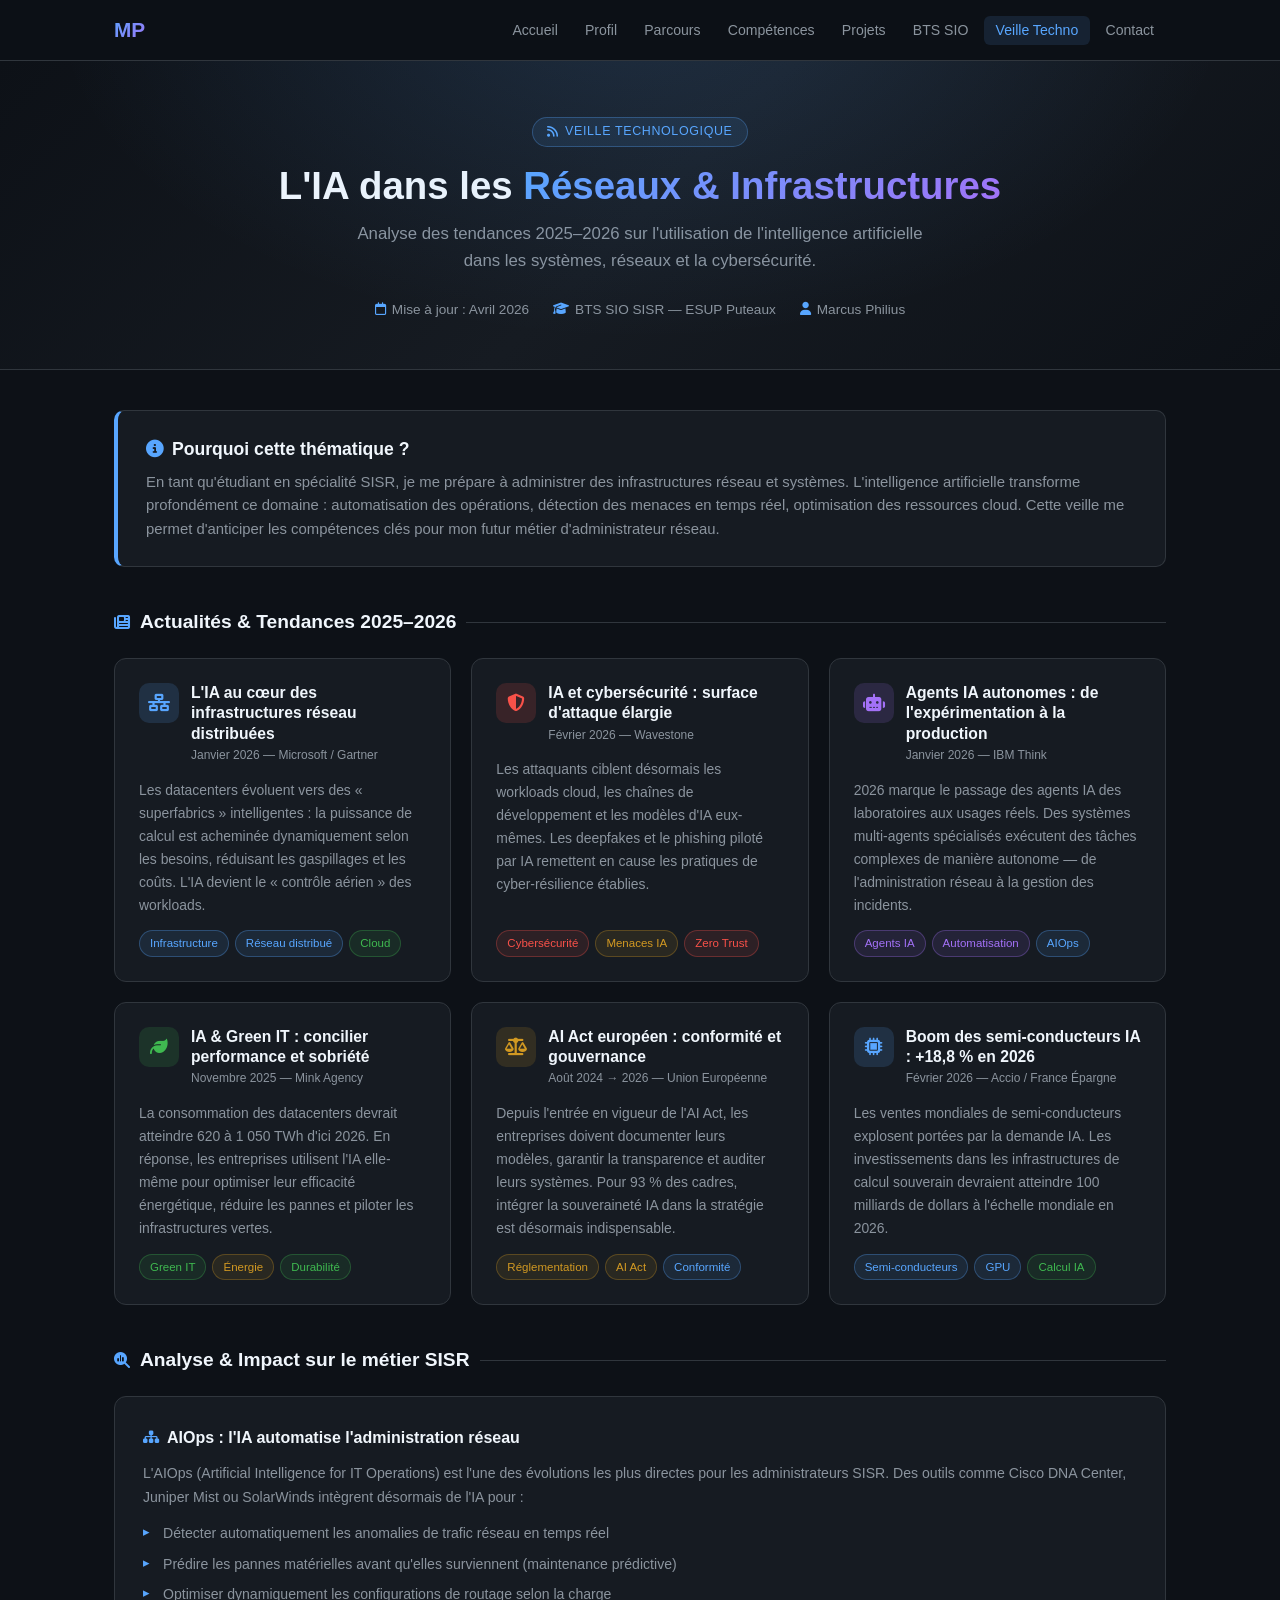
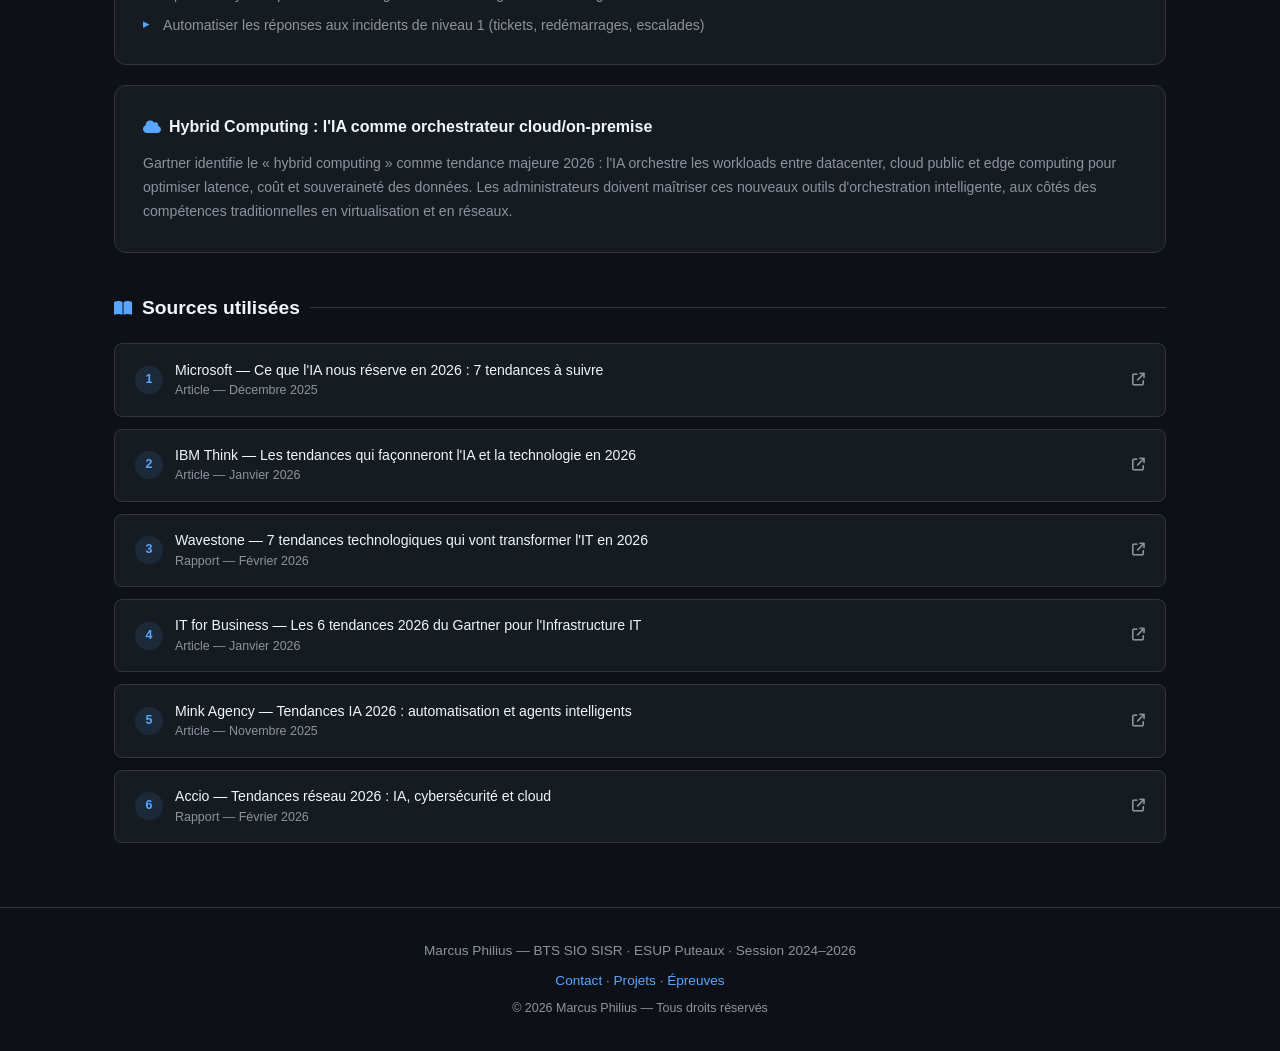
<file: veille.html>
<!DOCTYPE html>
<html lang="fr">
<head>
  <meta charset="UTF-8">
  <meta name="viewport" content="width=device-width, initial-scale=1.0">
  <title>Veille Techno — Marcus Philius</title>
  <link rel="stylesheet" href="https://cdnjs.cloudflare.com/ajax/libs/font-awesome/6.5.0/css/all.min.css">
  <style>
    :root {
      --primary: #0d6efd;
      --primary-dark: #0a58ca;
      --dark: #0d1117;
      --darker: #080c11;
      --card-bg: #161b22;
      --card-border: #30363d;
      --text-muted: #8b949e;
      --text-light: #c9d1d9;
      --accent: #58a6ff;
      --accent2: #3fb950;
      --accent3: #d29922;
      --white: #f0f6fc;
    }

    * { margin: 0; padding: 0; box-sizing: border-box; }

    body {
      font-family: 'Segoe UI', -apple-system, BlinkMacSystemFont, sans-serif;
      background: var(--dark);
      color: var(--text-light);
      line-height: 1.6;
    }

    /* ── NAV (copié depuis le portfolio) ── */
    nav {
      background: rgba(13, 17, 23, 0.95);
      backdrop-filter: blur(10px);
      border-bottom: 1px solid var(--card-border);
      position: sticky; top: 0; z-index: 100;
    }
    .nav-content {
      max-width: 1100px; margin: 0 auto;
      padding: 0 1.5rem;
      display: flex; align-items: center; justify-content: space-between;
      height: 60px;
    }
    .nav-brand {
      font-size: 1.3rem; font-weight: 700;
      color: var(--white); text-decoration: none;
      background: linear-gradient(135deg, var(--accent), #a371f7);
      -webkit-background-clip: text; -webkit-text-fill-color: transparent;
    }
    .nav-links { display: flex; gap: 0.2rem; list-style: none; }
    .nav-links a {
      color: var(--text-muted); text-decoration: none;
      padding: 0.4rem 0.75rem; border-radius: 6px;
      font-size: 0.88rem; transition: all 0.2s;
    }
    .nav-links a:hover { color: var(--white); background: rgba(255,255,255,0.07); }
    .nav-links a.active { color: var(--accent); background: rgba(88,166,255,0.12); }

    /* ── HERO ── */
    .hero {
      background: linear-gradient(135deg, #0d1117 0%, #161b22 50%, #0d1117 100%);
      border-bottom: 1px solid var(--card-border);
      padding: 3.5rem 1.5rem 3rem;
      text-align: center;
      position: relative; overflow: hidden;
    }
    .hero::before {
      content: '';
      position: absolute; inset: 0;
      background: radial-gradient(ellipse at 50% -20%, rgba(88,166,255,0.15) 0%, transparent 65%);
      pointer-events: none;
    }
    .hero-tag {
      display: inline-flex; align-items: center; gap: 6px;
      background: rgba(88,166,255,0.1); border: 1px solid rgba(88,166,255,0.3);
      color: var(--accent); padding: 4px 14px; border-radius: 20px;
      font-size: 0.78rem; letter-spacing: 0.05em; text-transform: uppercase;
      margin-bottom: 1rem;
    }
    .hero h1 {
      font-size: 2.4rem; font-weight: 700; color: var(--white);
      margin-bottom: 0.75rem; line-height: 1.2;
    }
    .hero h1 span {
      background: linear-gradient(135deg, var(--accent), #a371f7);
      -webkit-background-clip: text; -webkit-text-fill-color: transparent;
    }
    .hero p {
      color: var(--text-muted); font-size: 1.05rem;
      max-width: 600px; margin: 0 auto 1.5rem;
    }
    .hero-meta {
      display: flex; align-items: center; justify-content: center; gap: 1.5rem;
      flex-wrap: wrap;
    }
    .hero-meta span {
      display: flex; align-items: center; gap: 6px;
      color: var(--text-muted); font-size: 0.85rem;
    }
    .hero-meta span i { color: var(--accent); font-size: 0.8rem; }

    /* ── MAIN ── */
    .container { max-width: 1100px; margin: 0 auto; padding: 2.5rem 1.5rem 4rem; }

    /* ── INTRO BOX ── */
    .intro-box {
      background: var(--card-bg); border: 1px solid var(--card-border);
      border-left: 4px solid var(--accent);
      border-radius: 10px; padding: 1.5rem 1.75rem;
      margin-bottom: 2.5rem;
    }
    .intro-box h2 { color: var(--white); font-size: 1.1rem; margin-bottom: 0.5rem; }
    .intro-box p { color: var(--text-muted); font-size: 0.93rem; }

    /* ── SECTION TITLE ── */
    .section-title {
      display: flex; align-items: center; gap: 10px;
      font-size: 1.2rem; font-weight: 600; color: var(--white);
      margin: 2.5rem 0 1.25rem;
    }
    .section-title::after {
      content: ''; flex: 1; height: 1px; background: var(--card-border);
    }
    .section-title i { color: var(--accent); font-size: 1rem; }

    /* ── CARDS GRID ── */
    .cards-grid { display: grid; grid-template-columns: repeat(auto-fill, minmax(300px, 1fr)); gap: 1.25rem; }

    .card {
      background: var(--card-bg); border: 1px solid var(--card-border);
      border-radius: 12px; padding: 1.5rem;
      display: flex; flex-direction: column; gap: 0.85rem;
      transition: border-color 0.2s, transform 0.2s;
    }
    .card:hover { border-color: var(--accent); transform: translateY(-3px); }

    .card-header { display: flex; align-items: flex-start; gap: 12px; }
    .card-icon {
      width: 40px; height: 40px; border-radius: 10px;
      display: flex; align-items: center; justify-content: center;
      font-size: 1.1rem; flex-shrink: 0;
    }
    .card-icon.blue { background: rgba(88,166,255,0.15); color: var(--accent); }
    .card-icon.green { background: rgba(63,185,80,0.15); color: var(--accent2); }
    .card-icon.amber { background: rgba(210,153,34,0.15); color: var(--accent3); }
    .card-icon.purple { background: rgba(163,113,247,0.15); color: #a371f7; }
    .card-icon.red { background: rgba(248,81,73,0.15); color: #f85149; }

    .card-title { font-size: 0.98rem; font-weight: 600; color: var(--white); line-height: 1.3; }
    .card-date { font-size: 0.75rem; color: var(--text-muted); margin-top: 2px; }
    .card p { font-size: 0.87rem; color: var(--text-muted); line-height: 1.65; flex: 1; }

    .card-tags { display: flex; flex-wrap: wrap; gap: 6px; margin-top: auto; }
    .tag {
      font-size: 0.72rem; padding: 3px 10px; border-radius: 20px;
      font-weight: 500; border: 1px solid;
    }
    .tag.blue { background: rgba(88,166,255,0.1); color: var(--accent); border-color: rgba(88,166,255,0.3); }
    .tag.green { background: rgba(63,185,80,0.1); color: var(--accent2); border-color: rgba(63,185,80,0.3); }
    .tag.amber { background: rgba(210,153,34,0.1); color: var(--accent3); border-color: rgba(210,153,34,0.3); }
    .tag.purple { background: rgba(163,113,247,0.1); color: #a371f7; border-color: rgba(163,113,247,0.3); }
    .tag.red { background: rgba(248,81,73,0.1); color: #f85149; border-color: rgba(248,81,73,0.3); }

    /* ── ANALYSE CARD (large) ── */
    .analyse-card {
      background: var(--card-bg); border: 1px solid var(--card-border);
      border-radius: 12px; padding: 1.75rem;
      margin-bottom: 1.25rem;
    }
    .analyse-card h3 { color: var(--white); font-size: 1rem; margin-bottom: 0.75rem; display: flex; align-items: center; gap: 8px; }
    .analyse-card h3 i { color: var(--accent); font-size: 0.9rem; }
    .analyse-card p { color: var(--text-muted); font-size: 0.88rem; line-height: 1.7; }
    .analyse-card ul { list-style: none; margin-top: 0.75rem; display: flex; flex-direction: column; gap: 0.5rem; }
    .analyse-card ul li {
      color: var(--text-muted); font-size: 0.88rem; padding-left: 1.25rem; position: relative;
    }
    .analyse-card ul li::before {
      content: '▸'; position: absolute; left: 0; color: var(--accent); font-size: 0.8rem;
    }

    /* ── SOURCES ── */
    .sources-list { display: flex; flex-direction: column; gap: 0.75rem; }
    .source-item {
      background: var(--card-bg); border: 1px solid var(--card-border);
      border-radius: 8px; padding: 0.9rem 1.25rem;
      display: flex; align-items: center; gap: 12px;
      transition: border-color 0.2s;
    }
    .source-item:hover { border-color: rgba(88,166,255,0.4); }
    .source-num {
      width: 28px; height: 28px; border-radius: 50%;
      background: rgba(88,166,255,0.1); color: var(--accent);
      display: flex; align-items: center; justify-content: center;
      font-size: 0.78rem; font-weight: 600; flex-shrink: 0;
    }
    .source-info { flex: 1; }
    .source-info span { display: block; }
    .source-info .s-title { font-size: 0.88rem; color: var(--white); font-weight: 500; }
    .source-info .s-type { font-size: 0.78rem; color: var(--text-muted); }
    .source-item a { color: var(--text-muted); font-size: 0.8rem; text-decoration: none; transition: color 0.2s; }
    .source-item a:hover { color: var(--accent); }

    /* ── FOOTER ── */
    footer {
      border-top: 1px solid var(--card-border);
      text-align: center; padding: 2rem 1.5rem;
      color: var(--text-muted); font-size: 0.85rem;
    }
    footer a { color: var(--accent); text-decoration: none; }

    @media (max-width: 700px) {
      .hero h1 { font-size: 1.75rem; }
      .nav-links { display: none; }
      .cards-grid { grid-template-columns: 1fr; }
    }
  </style>
</head>
<body>

<!-- NAV -->
<nav>
  <div class="nav-content">
    <a href="https://neumann1234.github.io/portfolio/index.html" class="nav-brand">MP</a>
    <ul class="nav-links">
      <li><a href="https://neumann1234.github.io/portfolio/index.html">Accueil</a></li>
      <li><a href="https://neumann1234.github.io/portfolio/profil.html">Profil</a></li>
      <li><a href="https://neumann1234.github.io/portfolio/parcours.html">Parcours</a></li>
      <li><a href="https://neumann1234.github.io/portfolio/competences.html">Compétences</a></li>
      <li><a href="https://neumann1234.github.io/portfolio/projets.html">Projets</a></li>
      <li><a href="https://neumann1234.github.io/portfolio/btssio.html">BTS SIO</a></li>
      <li><a href="#" class="active">Veille Techno</a></li>
      <li><a href="https://neumann1234.github.io/portfolio/contact.html">Contact</a></li>
    </ul>
  </div>
</nav>

<!-- HERO -->
<section class="hero">
  <div class="hero-tag"><i class="fa-solid fa-rss"></i> Veille Technologique</div>
  <h1>L'IA dans les <span>Réseaux & Infrastructures</span></h1>
  <p>Analyse des tendances 2025–2026 sur l'utilisation de l'intelligence artificielle dans les systèmes, réseaux et la cybersécurité.</p>
  <div class="hero-meta">
    <span><i class="fa-regular fa-calendar"></i> Mise à jour : Avril 2026</span>
    <span><i class="fa-solid fa-graduation-cap"></i> BTS SIO SISR — ESUP Puteaux</span>
    <span><i class="fa-solid fa-user"></i> Marcus Philius</span>
  </div>
</section>

<!-- MAIN -->
<main class="container">

  <!-- Intro -->
  <div class="intro-box">
    <h2><i class="fa-solid fa-circle-info" style="color:var(--accent);margin-right:8px;"></i>Pourquoi cette thématique ?</h2>
    <p>
      En tant qu'étudiant en spécialité SISR, je me prépare à administrer des infrastructures réseau et systèmes. 
      L'intelligence artificielle transforme profondément ce domaine : automatisation des opérations, détection des menaces en temps réel, 
      optimisation des ressources cloud. Cette veille me permet d'anticiper les compétences clés pour mon futur métier d'administrateur réseau.
    </p>
  </div>

  <!-- Actualités -->
  <div class="section-title"><i class="fa-solid fa-newspaper"></i> Actualités & Tendances 2025–2026</div>
  <div class="cards-grid">

    <div class="card">
      <div class="card-header">
        <div class="card-icon blue"><i class="fa-solid fa-network-wired"></i></div>
        <div>
          <div class="card-title">L'IA au cœur des infrastructures réseau distribuées</div>
          <div class="card-date">Janvier 2026 — Microsoft / Gartner</div>
        </div>
      </div>
      <p>Les datacenters évoluent vers des « superfabrics » intelligentes : la puissance de calcul est acheminée dynamiquement selon les besoins, réduisant les gaspillages et les coûts. L'IA devient le « contrôle aérien » des workloads.</p>
      <div class="card-tags">
        <span class="tag blue">Infrastructure</span>
        <span class="tag blue">Réseau distribué</span>
        <span class="tag green">Cloud</span>
      </div>
    </div>

    <div class="card">
      <div class="card-header">
        <div class="card-icon red"><i class="fa-solid fa-shield-halved"></i></div>
        <div>
          <div class="card-title">IA et cybersécurité : surface d'attaque élargie</div>
          <div class="card-date">Février 2026 — Wavestone</div>
        </div>
      </div>
      <p>Les attaquants ciblent désormais les workloads cloud, les chaînes de développement et les modèles d'IA eux-mêmes. Les deepfakes et le phishing piloté par IA remettent en cause les pratiques de cyber-résilience établies.</p>
      <div class="card-tags">
        <span class="tag red">Cybersécurité</span>
        <span class="tag amber">Menaces IA</span>
        <span class="tag red">Zero Trust</span>
      </div>
    </div>

    <div class="card">
      <div class="card-header">
        <div class="card-icon purple"><i class="fa-solid fa-robot"></i></div>
        <div>
          <div class="card-title">Agents IA autonomes : de l'expérimentation à la production</div>
          <div class="card-date">Janvier 2026 — IBM Think</div>
        </div>
      </div>
      <p>2026 marque le passage des agents IA des laboratoires aux usages réels. Des systèmes multi-agents spécialisés exécutent des tâches complexes de manière autonome — de l'administration réseau à la gestion des incidents.</p>
      <div class="card-tags">
        <span class="tag purple">Agents IA</span>
        <span class="tag purple">Automatisation</span>
        <span class="tag blue">AIOps</span>
      </div>
    </div>

    <div class="card">
      <div class="card-header">
        <div class="card-icon green"><i class="fa-solid fa-leaf"></i></div>
        <div>
          <div class="card-title">IA & Green IT : concilier performance et sobriété</div>
          <div class="card-date">Novembre 2025 — Mink Agency</div>
        </div>
      </div>
      <p>La consommation des datacenters devrait atteindre 620 à 1 050 TWh d'ici 2026. En réponse, les entreprises utilisent l'IA elle-même pour optimiser leur efficacité énergétique, réduire les pannes et piloter les infrastructures vertes.</p>
      <div class="card-tags">
        <span class="tag green">Green IT</span>
        <span class="tag amber">Énergie</span>
        <span class="tag green">Durabilité</span>
      </div>
    </div>

    <div class="card">
      <div class="card-header">
        <div class="card-icon amber"><i class="fa-solid fa-scale-balanced"></i></div>
        <div>
          <div class="card-title">AI Act européen : conformité et gouvernance</div>
          <div class="card-date">Août 2024 → 2026 — Union Européenne</div>
        </div>
      </div>
      <p>Depuis l'entrée en vigueur de l'AI Act, les entreprises doivent documenter leurs modèles, garantir la transparence et auditer leurs systèmes. Pour 93 % des cadres, intégrer la souveraineté IA dans la stratégie est désormais indispensable.</p>
      <div class="card-tags">
        <span class="tag amber">Réglementation</span>
        <span class="tag amber">AI Act</span>
        <span class="tag blue">Conformité</span>
      </div>
    </div>

    <div class="card">
      <div class="card-header">
        <div class="card-icon blue"><i class="fa-solid fa-microchip"></i></div>
        <div>
          <div class="card-title">Boom des semi-conducteurs IA : +18,8 % en 2026</div>
          <div class="card-date">Février 2026 — Accio / France Épargne</div>
        </div>
      </div>
      <p>Les ventes mondiales de semi-conducteurs explosent portées par la demande IA. Les investissements dans les infrastructures de calcul souverain devraient atteindre 100 milliards de dollars à l'échelle mondiale en 2026.</p>
      <div class="card-tags">
        <span class="tag blue">Semi-conducteurs</span>
        <span class="tag blue">GPU</span>
        <span class="tag green">Calcul IA</span>
      </div>
    </div>

  </div>

  <!-- Analyse -->
  <div class="section-title"><i class="fa-solid fa-magnifying-glass-chart"></i> Analyse & Impact sur le métier SISR</div>

  <div class="analyse-card">
    <h3><i class="fa-solid fa-sitemap"></i> AIOps : l'IA automatise l'administration réseau</h3>
    <p>
      L'AIOps (Artificial Intelligence for IT Operations) est l'une des évolutions les plus directes pour les administrateurs SISR. 
      Des outils comme Cisco DNA Center, Juniper Mist ou SolarWinds intègrent désormais de l'IA pour :
    </p>
    <ul>
      <li>Détecter automatiquement les anomalies de trafic réseau en temps réel</li>
      <li>Prédire les pannes matérielles avant qu'elles surviennent (maintenance prédictive)</li>
      <li>Optimiser dynamiquement les configurations de routage selon la charge</li>
      <li>Automatiser les réponses aux incidents de niveau 1 (tickets, redémarrages, escalades)</li>
    </ul>
  </div>

  <div class="analyse-card">
    <h3><i class="fa-solid fa-cloud"></i> Hybrid Computing : l'IA comme orchestrateur cloud/on-premise</h3>
    <p>
      Gartner identifie le « hybrid computing » comme tendance majeure 2026 : l'IA orchestre les workloads entre datacenter, 
      cloud public et edge computing pour optimiser latence, coût et souveraineté des données. 
      Les administrateurs doivent maîtriser ces nouveaux outils d'orchestration intelligente, 
      aux côtés des compétences traditionnelles en virtualisation et en réseaux.
    </p>
  </div>

  <!-- Sources -->
  <div class="section-title"><i class="fa-solid fa-book-open"></i> Sources utilisées</div>
  <div class="sources-list">
    <div class="source-item">
      <div class="source-num">1</div>
      <div class="source-info">
        <span class="s-title">Microsoft — Ce que l'IA nous réserve en 2026 : 7 tendances à suivre</span>
        <span class="s-type">Article — Décembre 2025</span>
      </div>
      <a href="https://news.microsoft.com/source/emea/2025/12/ce-que-lia-nous-reserve-en-2026-7-tendances-a-suivre/" target="_blank"><i class="fa-solid fa-arrow-up-right-from-square"></i></a>
    </div>
    <div class="source-item">
      <div class="source-num">2</div>
      <div class="source-info">
        <span class="s-title">IBM Think — Les tendances qui façonneront l'IA et la technologie en 2026</span>
        <span class="s-type">Article — Janvier 2026</span>
      </div>
      <a href="https://www.ibm.com/fr-fr/think/news/ai-tech-trends-predictions-2026" target="_blank"><i class="fa-solid fa-arrow-up-right-from-square"></i></a>
    </div>
    <div class="source-item">
      <div class="source-num">3</div>
      <div class="source-info">
        <span class="s-title">Wavestone — 7 tendances technologiques qui vont transformer l'IT en 2026</span>
        <span class="s-type">Rapport — Février 2026</span>
      </div>
      <a href="https://www.wavestone.com/fr/insight/tendances-technologiques-2026/" target="_blank"><i class="fa-solid fa-arrow-up-right-from-square"></i></a>
    </div>
    <div class="source-item">
      <div class="source-num">4</div>
      <div class="source-info">
        <span class="s-title">IT for Business — Les 6 tendances 2026 du Gartner pour l'Infrastructure IT</span>
        <span class="s-type">Article — Janvier 2026</span>
      </div>
      <a href="https://www.itforbusiness.fr/les-6-tendances-2026-du-gartner-pour-linfrastructure-et-les-operations-it-98909" target="_blank"><i class="fa-solid fa-arrow-up-right-from-square"></i></a>
    </div>
    <div class="source-item">
      <div class="source-num">5</div>
      <div class="source-info">
        <span class="s-title">Mink Agency — Tendances IA 2026 : automatisation et agents intelligents</span>
        <span class="s-type">Article — Novembre 2025</span>
      </div>
      <a href="https://mink-agency.com/tendances-ia-automatisation-2026/" target="_blank"><i class="fa-solid fa-arrow-up-right-from-square"></i></a>
    </div>
    <div class="source-item">
      <div class="source-num">6</div>
      <div class="source-info">
        <span class="s-title">Accio — Tendances réseau 2026 : IA, cybersécurité et cloud</span>
        <span class="s-type">Rapport — Février 2026</span>
      </div>
      <a href="https://fr.accio.com/business/network-industry-trends" target="_blank"><i class="fa-solid fa-arrow-up-right-from-square"></i></a>
    </div>
  </div>

</main>

<!-- FOOTER -->
<footer>
  <p>Marcus Philius — BTS SIO SISR · ESUP Puteaux · Session 2024–2026</p>
  <p style="margin-top:0.5rem;">
    <a href="https://neumann1234.github.io/portfolio/contact.html">Contact</a> ·
    <a href="https://neumann1234.github.io/portfolio/projets.html">Projets</a> ·
    <a href="https://neumann1234.github.io/portfolio/epreuves.html">Épreuves</a>
  </p>
  <p style="margin-top:0.5rem; font-size:0.78rem;">© 2026 Marcus Philius — Tous droits réservés</p>
</footer>

</body>
</html>
</file>
<file: style.css>
/* ===== RESET & BASE ===== */
*, *::before, *::after { box-sizing: border-box; margin: 0; padding: 0; }

:root {
  --bg: #0a0c10;
  --bg-alt: #0f1117;
  --bg-card: #13161e;
  --border: rgba(255,255,255,0.08);
  --border-hover: rgba(255,255,255,0.18);
  --accent: #3b82f6;
  --accent-light: #60a5fa;
  --accent-glow: rgba(59,130,246,0.15);
  --text: #f1f5f9;
  --text-muted: #94a3b8;
  --text-faint: #475569;
  --green: #22c55e;
  --yellow: #eab308;
  --font-display: 'Syne', sans-serif;
  --font-body: 'DM Sans', sans-serif;
  --radius: 12px;
  --radius-lg: 18px;
  --nav-h: 68px;
}

html { scroll-behavior: smooth; }

body {
  background: var(--bg);
  color: var(--text);
  font-family: var(--font-body);
  font-size: 16px;
  line-height: 1.7;
  -webkit-font-smoothing: antialiased;
}

a { color: inherit; text-decoration: none; }
img { max-width: 100%; display: block; }

/* ===== NAVBAR ===== */
#navbar {
  position: fixed;
  top: 0; left: 0; right: 0;
  z-index: 100;
  height: var(--nav-h);
  border-bottom: 1px solid var(--border);
  background: rgba(10,12,16,0.85);
  backdrop-filter: blur(16px);
  -webkit-backdrop-filter: blur(16px);
  transition: background 0.3s;
}

.nav-inner {
  max-width: 1200px;
  margin: 0 auto;
  height: 100%;
  padding: 0 2rem;
  display: flex;
  align-items: center;
  gap: 2rem;
}

.nav-logo {
  font-family: var(--font-display);
  font-size: 1.4rem;
  font-weight: 800;
  color: var(--accent);
  letter-spacing: -0.02em;
  flex-shrink: 0;
}

.nav-links {
  display: flex;
  list-style: none;
  gap: 0.25rem;
  margin-left: auto;
  align-items: center;
}

.nav-links a {
  font-size: 0.875rem;
  font-weight: 400;
  color: var(--text-muted);
  padding: 0.4rem 0.75rem;
  border-radius: 8px;
  transition: color 0.2s, background 0.2s;
}

.nav-links a:hover,
.nav-links a.active {
  color: var(--text);
  background: rgba(255,255,255,0.06);
}

.nav-cta {
  background: var(--accent) !important;
  color: #fff !important;
  font-weight: 500 !important;
  padding: 0.4rem 1rem !important;
}

.nav-cta:hover { background: var(--accent-light) !important; }

.burger {
  display: none;
  background: none;
  border: none;
  color: var(--text);
  font-size: 1.5rem;
  cursor: pointer;
  margin-left: auto;
}

/* ===== HERO ===== */
.hero {
  min-height: 100vh;
  padding: calc(var(--nav-h) + 4rem) 2rem 5rem;
  max-width: 1200px;
  margin: 0 auto;
  display: grid;
  grid-template-columns: 1fr 1fr;
  gap: 4rem;
  align-items: center;
}

.hero-tag {
  display: inline-block;
  font-size: 0.8rem;
  font-weight: 500;
  letter-spacing: 0.1em;
  text-transform: uppercase;
  color: var(--accent);
  background: var(--accent-glow);
  border: 1px solid rgba(59,130,246,0.3);
  padding: 0.3rem 0.9rem;
  border-radius: 999px;
  margin-bottom: 1.5rem;
}

.hero h1 {
  font-family: var(--font-display);
  font-size: clamp(3.5rem, 7vw, 6rem);
  font-weight: 800;
  line-height: 0.95;
  letter-spacing: -0.03em;
  color: var(--text);
  margin-bottom: 1.5rem;
}

.accent { color: var(--accent); }

.hero-sub {
  font-size: 1.05rem;
  color: var(--text-muted);
  max-width: 480px;
  margin-bottom: 2.5rem;
  line-height: 1.75;
}

.hero-btns { display: flex; gap: 1rem; flex-wrap: wrap; }

.btn-primary {
  display: inline-block;
  background: var(--accent);
  color: #fff;
  font-family: var(--font-body);
  font-weight: 500;
  font-size: 0.95rem;
  padding: 0.75rem 1.75rem;
  border-radius: var(--radius);
  transition: background 0.2s, transform 0.15s;
}
.btn-primary:hover { background: var(--accent-light); transform: translateY(-2px); }

.btn-secondary {
  display: inline-block;
  background: transparent;
  color: var(--text-muted);
  font-family: var(--font-body);
  font-weight: 400;
  font-size: 0.95rem;
  padding: 0.75rem 1.75rem;
  border-radius: var(--radius);
  border: 1px solid var(--border);
  transition: border-color 0.2s, color 0.2s;
}
.btn-secondary:hover { border-color: var(--border-hover); color: var(--text); }

.hero-visual { display: flex; justify-content: center; align-items: center; }

.hero-card {
  background: var(--bg-card);
  border: 1px solid var(--border);
  border-radius: var(--radius-lg);
  padding: 2rem 2.5rem;
  display: flex;
  flex-direction: column;
  gap: 1rem;
  min-width: 280px;
  font-family: 'Courier New', monospace;
  font-size: 0.9rem;
}

.hero-card-line {
  display: flex;
  align-items: center;
  gap: 0.75rem;
  color: var(--text-muted);
  transition: color 0.2s;
}
.hero-card-line:hover { color: var(--text); }

.dot {
  width: 8px; height: 8px;
  border-radius: 50%;
  flex-shrink: 0;
}
.dot.green { background: var(--green); box-shadow: 0 0 6px var(--green); }
.dot.blue { background: var(--accent); box-shadow: 0 0 6px var(--accent); }
.dot.yellow { background: var(--yellow); box-shadow: 0 0 6px var(--yellow); }

/* ===== ABOUT STRIP ===== */
.about-strip {
  border-top: 1px solid var(--border);
  border-bottom: 1px solid var(--border);
  background: var(--bg-card);
}

.about-strip-inner {
  max-width: 1200px;
  margin: 0 auto;
  padding: 2rem;
  display: flex;
  align-items: center;
  justify-content: center;
  gap: 0;
  flex-wrap: wrap;
}

.strip-item {
  display: flex;
  flex-direction: column;
  align-items: center;
  gap: 0.25rem;
  padding: 0.5rem 3rem;
}

.strip-num {
  font-family: var(--font-display);
  font-size: 2rem;
  font-weight: 800;
  color: var(--accent);
}

.strip-label {
  font-size: 0.8rem;
  color: var(--text-muted);
  text-transform: uppercase;
  letter-spacing: 0.07em;
}

.strip-divider {
  width: 1px;
  height: 48px;
  background: var(--border);
}

/* ===== SECTIONS ===== */
.section { padding: 6rem 2rem; }
.bg-alt { background: var(--bg-alt); }

.container { max-width: 1200px; margin: 0 auto; }

.section-title {
  font-family: var(--font-display);
  font-size: clamp(2rem, 4vw, 3rem);
  font-weight: 700;
  letter-spacing: -0.02em;
  margin-bottom: 1rem;
  color: var(--text);
}

.section-sub {
  color: var(--text-muted);
  font-size: 1rem;
  max-width: 600px;
  margin-bottom: 3rem;
  line-height: 1.75;
}

/* ===== PROJETS ===== */
.projects-grid {
  display: grid;
  grid-template-columns: repeat(auto-fit, minmax(320px, 1fr));
  gap: 1.5rem;
}

.project-card {
  display: block;
  background: var(--bg-card);
  border: 1px solid var(--border);
  border-radius: var(--radius-lg);
  padding: 2rem;
  transition: border-color 0.2s, transform 0.2s;
  cursor: pointer;
}

.project-card:hover {
  border-color: var(--border-hover);
  transform: translateY(-4px);
}

.project-card.featured {
  border-color: rgba(59,130,246,0.35);
  background: linear-gradient(135deg, var(--bg-card) 60%, rgba(59,130,246,0.04));
}

.project-tag {
  display: inline-block;
  font-size: 0.72rem;
  font-weight: 500;
  letter-spacing: 0.1em;
  text-transform: uppercase;
  color: var(--accent);
  background: var(--accent-glow);
  padding: 0.2rem 0.6rem;
  border-radius: 4px;
  margin-bottom: 1rem;
}

.project-card h3 {
  font-family: var(--font-display);
  font-size: 1.25rem;
  font-weight: 700;
  margin-bottom: 0.75rem;
  color: var(--text);
}

.project-card p {
  color: var(--text-muted);
  font-size: 0.9rem;
  line-height: 1.7;
  margin-bottom: 1.5rem;
}

.project-techs {
  display: flex;
  flex-wrap: wrap;
  gap: 0.5rem;
  margin-bottom: 1.5rem;
}

.project-techs span {
  font-size: 0.75rem;
  font-weight: 500;
  background: rgba(255,255,255,0.05);
  border: 1px solid var(--border);
  padding: 0.2rem 0.6rem;
  border-radius: 4px;
  color: var(--text-muted);
}

.project-link {
  font-size: 0.875rem;
  font-weight: 500;
  color: var(--accent);
}

/* ===== SKILLS ===== */
.skills-grid {
  display: grid;
  grid-template-columns: repeat(auto-fit, minmax(260px, 1fr));
  gap: 1.25rem;
}

.skill-card {
  background: var(--bg-card);
  border: 1px solid var(--border);
  border-radius: var(--radius);
  padding: 1.75rem;
  transition: border-color 0.2s;
}

.skill-card:hover { border-color: var(--border-hover); }

.skill-icon { font-size: 1.75rem; margin-bottom: 1rem; }

.skill-card h4 {
  font-family: var(--font-display);
  font-size: 1rem;
  font-weight: 600;
  margin-bottom: 0.5rem;
  color: var(--text);
}

.skill-card p {
  font-size: 0.875rem;
  color: var(--text-muted);
  line-height: 1.65;
}

/* ===== PAGE HEADER ===== */
.page-header {
  padding: calc(var(--nav-h) + 4rem) 2rem 3rem;
  max-width: 1200px;
  margin: 0 auto;
  border-bottom: 1px solid var(--border);
  margin-bottom: 5rem;
}

.page-header h1 {
  font-family: var(--font-display);
  font-size: clamp(2.5rem, 5vw, 4.5rem);
  font-weight: 800;
  letter-spacing: -0.03em;
  margin-bottom: 1rem;
}

.page-header p {
  color: var(--text-muted);
  font-size: 1.05rem;
  max-width: 580px;
  line-height: 1.75;
}

/* ===== PROFIL PAGE ===== */
.profil-grid {
  max-width: 1200px;
  margin: 0 auto;
  padding: 0 2rem 6rem;
  display: grid;
  grid-template-columns: 1fr 2fr;
  gap: 4rem;
  align-items: start;
}

.profil-avatar {
  background: var(--bg-card);
  border: 1px solid var(--border);
  border-radius: var(--radius-lg);
  padding: 2.5rem 2rem;
  text-align: center;
  position: sticky;
  top: calc(var(--nav-h) + 2rem);
}

.avatar-circle {
  width: 100px;
  height: 100px;
  border-radius: 50%;
  background: var(--accent-glow);
  border: 2px solid var(--accent);
  margin: 0 auto 1.25rem;
  display: flex;
  align-items: center;
  justify-content: center;
  font-family: var(--font-display);
  font-size: 2rem;
  font-weight: 800;
  color: var(--accent);
}

.profil-avatar h3 {
  font-family: var(--font-display);
  font-size: 1.2rem;
  font-weight: 700;
  margin-bottom: 0.25rem;
}

.profil-avatar .subtitle {
  font-size: 0.85rem;
  color: var(--text-muted);
  margin-bottom: 1.5rem;
}

.profil-info-list {
  list-style: none;
  text-align: left;
  font-size: 0.85rem;
  color: var(--text-muted);
  display: flex;
  flex-direction: column;
  gap: 0.6rem;
}

.profil-info-list li span:first-child { color: var(--text-faint); margin-right: 0.5rem; }

.profil-content h2 {
  font-family: var(--font-display);
  font-size: 1.75rem;
  font-weight: 700;
  margin-bottom: 1rem;
  color: var(--text);
}

.profil-content p {
  color: var(--text-muted);
  font-size: 0.95rem;
  line-height: 1.8;
  margin-bottom: 1.5rem;
}

/* ===== TIMELINE ===== */
.timeline { position: relative; padding-left: 2rem; }

.timeline::before {
  content: '';
  position: absolute;
  left: 6px; top: 6px; bottom: 0;
  width: 1px;
  background: var(--border);
}

.timeline-item {
  position: relative;
  padding-bottom: 2.5rem;
}

.timeline-item::before {
  content: '';
  position: absolute;
  left: -1.625rem;
  top: 6px;
  width: 12px;
  height: 12px;
  border-radius: 50%;
  background: var(--accent);
  border: 2px solid var(--bg);
  box-shadow: 0 0 8px var(--accent);
}

.timeline-date {
  font-size: 0.8rem;
  font-weight: 500;
  color: var(--accent);
  text-transform: uppercase;
  letter-spacing: 0.08em;
  margin-bottom: 0.5rem;
}

.timeline-title {
  font-family: var(--font-display);
  font-size: 1.05rem;
  font-weight: 600;
  color: var(--text);
  margin-bottom: 0.25rem;
}

.timeline-sub {
  font-size: 0.875rem;
  color: var(--text-muted);
}

/* ===== PROJET DETAIL ===== */
.projet-detail {
  max-width: 1200px;
  margin: 0 auto;
  padding: 0 2rem 6rem;
}

.projet-hero {
  background: var(--bg-card);
  border: 1px solid var(--border);
  border-radius: var(--radius-lg);
  padding: 3rem;
  margin-bottom: 3rem;
  display: grid;
  grid-template-columns: 2fr 1fr;
  gap: 3rem;
  align-items: start;
}

.projet-hero h2 {
  font-family: var(--font-display);
  font-size: 2rem;
  font-weight: 700;
  margin-bottom: 1rem;
  color: var(--text);
}

.projet-hero p {
  color: var(--text-muted);
  font-size: 0.95rem;
  line-height: 1.8;
  margin-bottom: 1.5rem;
}

.projet-meta {
  display: flex;
  flex-direction: column;
  gap: 1.25rem;
}

.meta-item label {
  display: block;
  font-size: 0.72rem;
  text-transform: uppercase;
  letter-spacing: 0.1em;
  color: var(--text-faint);
  margin-bottom: 0.35rem;
}

.meta-item span {
  font-size: 0.9rem;
  color: var(--text-muted);
}

.phase-grid {
  display: grid;
  grid-template-columns: repeat(auto-fit, minmax(280px, 1fr));
  gap: 1.25rem;
  margin-top: 2rem;
}

.phase-card {
  background: var(--bg-card);
  border: 1px solid var(--border);
  border-radius: var(--radius);
  padding: 1.5rem;
}

.phase-num {
  font-size: 0.75rem;
  font-weight: 500;
  text-transform: uppercase;
  letter-spacing: 0.1em;
  color: var(--accent);
  margin-bottom: 0.5rem;
}

.phase-card h4 {
  font-family: var(--font-display);
  font-size: 1rem;
  font-weight: 600;
  color: var(--text);
  margin-bottom: 0.5rem;
}

.phase-card p {
  font-size: 0.85rem;
  color: var(--text-muted);
  line-height: 1.65;
}

/* ===== COMPETENCES PAGE ===== */
.comp-section {
  max-width: 1200px;
  margin: 0 auto;
  padding: 0 2rem 6rem;
}

.comp-category {
  margin-bottom: 3rem;
}

.comp-category h3 {
  font-family: var(--font-display);
  font-size: 1.2rem;
  font-weight: 600;
  color: var(--text);
  margin-bottom: 1.5rem;
  padding-bottom: 0.75rem;
  border-bottom: 1px solid var(--border);
}

.comp-list {
  display: flex;
  flex-direction: column;
  gap: 0.9rem;
}

.comp-item {
  display: grid;
  grid-template-columns: 180px 1fr auto;
  align-items: center;
  gap: 1rem;
  font-size: 0.9rem;
}

.comp-name { color: var(--text-muted); }

.comp-bar-wrap {
  height: 4px;
  background: rgba(255,255,255,0.06);
  border-radius: 2px;
  overflow: hidden;
}

.comp-bar {
  height: 100%;
  background: var(--accent);
  border-radius: 2px;
  transition: width 1.2s cubic-bezier(.4,0,.2,1);
}

.comp-pct {
  font-size: 0.8rem;
  color: var(--text-faint);
  width: 36px;
  text-align: right;
}

/* ===== EPREUVES PAGE ===== */
.epreuves-grid {
  max-width: 1200px;
  margin: 0 auto;
  padding: 0 2rem 6rem;
  display: grid;
  grid-template-columns: repeat(auto-fit, minmax(300px, 1fr));
  gap: 1.5rem;
}

.epreuve-card {
  background: var(--bg-card);
  border: 1px solid var(--border);
  border-radius: var(--radius-lg);
  padding: 2rem;
}

.epreuve-card .num {
  font-family: var(--font-display);
  font-size: 3rem;
  font-weight: 800;
  color: var(--accent-glow);
  color: rgba(59,130,246,0.15);
  line-height: 1;
  margin-bottom: 0.5rem;
}

.epreuve-card h3 {
  font-family: var(--font-display);
  font-size: 1.1rem;
  font-weight: 700;
  color: var(--text);
  margin-bottom: 0.75rem;
}

.epreuve-card p {
  font-size: 0.875rem;
  color: var(--text-muted);
  line-height: 1.7;
}

/* ===== CONTACT PAGE ===== */
.contact-wrap {
  max-width: 700px;
  margin: 0 auto;
  padding: 0 2rem 6rem;
  text-align: center;
}

.contact-wrap p {
  color: var(--text-muted);
  font-size: 1rem;
  margin-bottom: 3rem;
  line-height: 1.75;
}

.contact-cards {
  display: grid;
  grid-template-columns: repeat(auto-fit, minmax(200px, 1fr));
  gap: 1rem;
  text-align: left;
}

.contact-card {
  background: var(--bg-card);
  border: 1px solid var(--border);
  border-radius: var(--radius);
  padding: 1.5rem;
  transition: border-color 0.2s;
}

.contact-card:hover { border-color: var(--border-hover); }

.contact-card .c-label {
  font-size: 0.75rem;
  text-transform: uppercase;
  letter-spacing: 0.1em;
  color: var(--text-faint);
  margin-bottom: 0.5rem;
}

.contact-card .c-val {
  font-size: 0.95rem;
  color: var(--text);
  font-weight: 500;
}

/* ===== BTS SIO PAGE ===== */
.btssio-content {
  max-width: 900px;
  margin: 0 auto;
  padding: 0 2rem 6rem;
}

.btssio-content h2 {
  font-family: var(--font-display);
  font-size: 1.5rem;
  font-weight: 700;
  color: var(--text);
  margin: 2.5rem 0 1rem;
}

.btssio-content p {
  color: var(--text-muted);
  font-size: 0.95rem;
  line-height: 1.8;
  margin-bottom: 1.25rem;
}

.option-cards {
  display: grid;
  grid-template-columns: 1fr 1fr;
  gap: 1.25rem;
  margin: 1.5rem 0 2.5rem;
}

.option-card {
  background: var(--bg-card);
  border: 1px solid var(--border);
  border-radius: var(--radius);
  padding: 1.5rem;
}

.option-card.active { border-color: var(--accent); }

.option-card .badge {
  font-size: 0.72rem;
  font-weight: 500;
  text-transform: uppercase;
  letter-spacing: 0.08em;
  color: var(--accent);
  background: var(--accent-glow);
  padding: 0.2rem 0.6rem;
  border-radius: 4px;
  margin-bottom: 0.75rem;
  display: inline-block;
}

.option-card h4 {
  font-family: var(--font-display);
  font-size: 1rem;
  font-weight: 600;
  color: var(--text);
  margin-bottom: 0.5rem;
}

.option-card p {
  font-size: 0.85rem;
  color: var(--text-muted);
  line-height: 1.65;
  margin: 0;
}

/* ===== FOOTER ===== */
footer {
  border-top: 1px solid var(--border);
  padding: 3rem 2rem;
  background: var(--bg-card);
}

.footer-inner {
  max-width: 1200px;
  margin: 0 auto;
  text-align: center;
  display: flex;
  flex-direction: column;
  align-items: center;
  gap: 0.75rem;
}

.footer-name {
  font-family: var(--font-display);
  font-size: 1.1rem;
  font-weight: 700;
  color: var(--text);
}

.footer-sub { font-size: 0.85rem; color: var(--text-muted); }

.footer-links {
  display: flex;
  gap: 1.5rem;
  font-size: 0.85rem;
}

.footer-links a { color: var(--text-muted); transition: color 0.2s; }
.footer-links a:hover { color: var(--text); }

.footer-copy { font-size: 0.8rem; color: var(--text-faint); }

/* ===== RESPONSIVE ===== */
@media (max-width: 768px) {
  .nav-links { display: none; }
  .burger { display: block; }
  .nav-links.open {
    display: flex;
    flex-direction: column;
    position: fixed;
    top: var(--nav-h);
    left: 0; right: 0;
    background: var(--bg-card);
    border-bottom: 1px solid var(--border);
    padding: 1rem;
  }

  .hero {
    grid-template-columns: 1fr;
    text-align: center;
    padding-top: calc(var(--nav-h) + 3rem);
  }

  .hero-btns { justify-content: center; }
  .hero-sub { margin: 0 auto 2.5rem; }
  .hero-visual { display: none; }

  .about-strip-inner { gap: 0; flex-direction: column; }
  .strip-divider { width: 48px; height: 1px; }

  .profil-grid { grid-template-columns: 1fr; }
  .profil-avatar { position: static; }

  .projet-hero { grid-template-columns: 1fr; }

  .option-cards { grid-template-columns: 1fr; }

  .comp-item { grid-template-columns: 1fr; }
  .comp-pct { display: none; }
}
</file>
